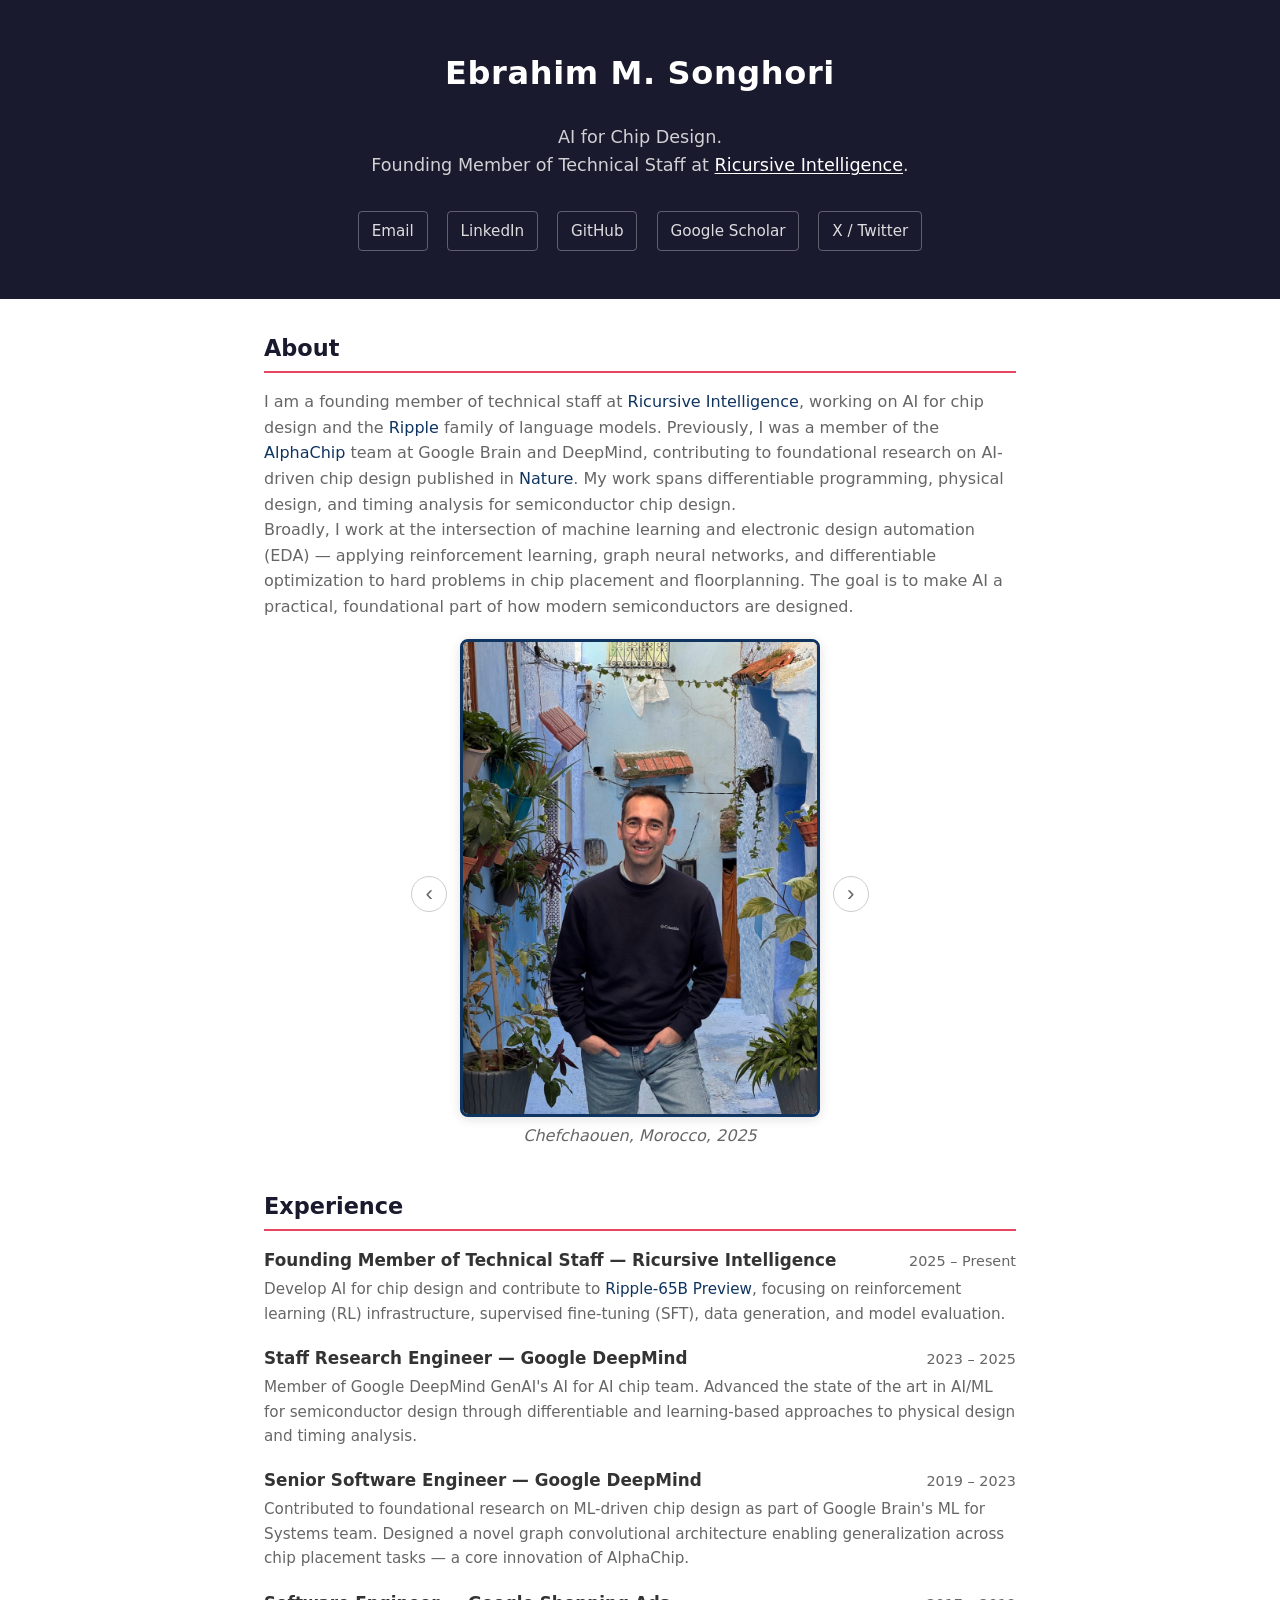
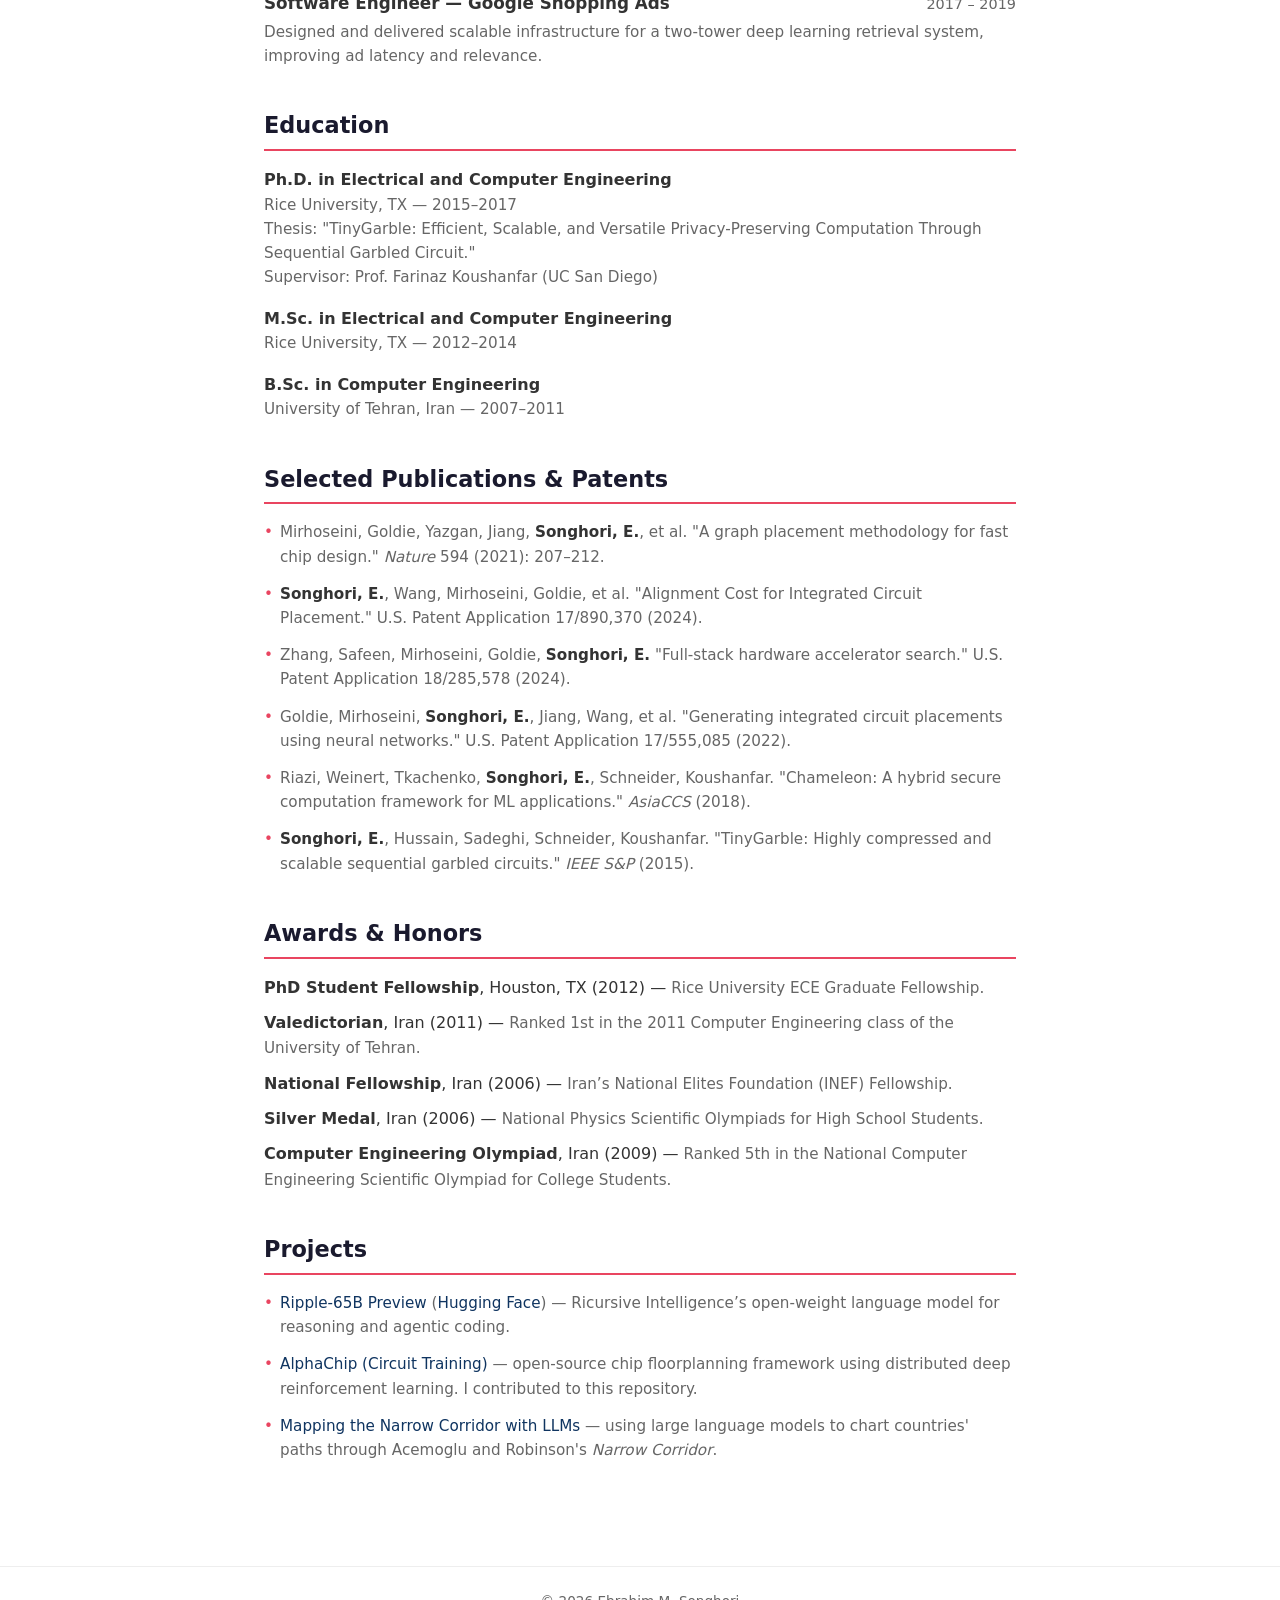
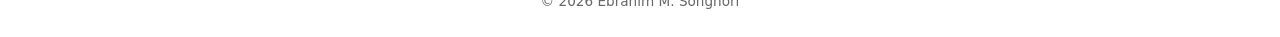
<file: index.html>
<!DOCTYPE html>
<html lang="en">
<head>
  <meta charset="UTF-8">
  <meta name="viewport" content="width=device-width, initial-scale=1.0">

  <!-- Google tag (gtag.js) -->
  <script async src="https://www.googletagmanager.com/gtag/js?id=G-TXR8WB0XKL"></script>
  <script>
    window.dataLayer = window.dataLayer || [];
    function gtag(){dataLayer.push(arguments);}
    gtag('js', new Date());
    gtag('config', 'G-TXR8WB0XKL');
  </script>

  <title>Ebrahim M. Songhori | Ripple-65B &amp; AI for Chip Design</title>
  <meta name="description" content="Ebrahim Songhori works on Ripple-65B and AI for chip design at Ricursive Intelligence, focusing on RL infrastructure, SFT, data generation, and model evaluation.">
  <meta name="keywords" content="Ebrahim Songhori, Ripple-65B Preview, Ripple, large language models, RL infrastructure, supervised fine-tuning, data generation, model evaluation, AI for chip design, AlphaChip, chip placement, graph placement, machine learning for EDA, semiconductor design, Ricursive Intelligence, Google DeepMind">
  <meta name="author" content="Ebrahim M. Songhori">
  <meta name="google-site-verification" content="yq1AbpjYO4RHW3qVXdiLMc_SH7v51dp_nrM5QMj1qLs" />
  <link rel="canonical" href="https://esonghori.com/">
  <link rel="icon" href="favicon.svg" type="image/svg+xml">
  <link rel="apple-touch-icon" href="apple-touch-icon.png">

  <!-- Open Graph -->
  <meta property="og:type" content="profile">
  <meta property="og:title" content="Ebrahim M. Songhori | Ripple-65B &amp; AI for Chip Design">
  <meta property="og:description" content="Ebrahim Songhori works on Ripple-65B and AI for chip design at Ricursive Intelligence, focusing on RL infrastructure, SFT, data generation, and model evaluation.">
  <meta property="og:url" content="https://esonghori.com/">
  <meta property="og:image" content="https://esonghori.com/photos/og-image.jpg">
  <meta property="og:image:width" content="1200">
  <meta property="og:image:height" content="630">
  <meta property="profile:first_name" content="Ebrahim">
  <meta property="profile:last_name" content="Songhori">

  <!-- Twitter Card -->
  <meta name="twitter:card" content="summary_large_image">
  <meta name="twitter:title" content="Ebrahim M. Songhori | Ripple-65B &amp; AI for Chip Design">
  <meta name="twitter:site" content="@esonghori2">
  <meta name="twitter:description" content="Ebrahim Songhori works on Ripple-65B and AI for chip design at Ricursive Intelligence, focusing on RL infrastructure, SFT, data generation, and model evaluation.">
  <meta name="twitter:image" content="https://esonghori.com/photos/og-image.jpg">

  <!-- Structured Data -->
  <script type="application/ld+json">
  {
    "@context": "https://schema.org",
    "@type": "ProfilePage",
    "dateModified": "2026-11-08T22:28:12-08:00",
    "mainEntity": {
    "@type": "Person",
    "name": "Ebrahim M. Songhori",
    "alternateName": "Ebrahim Songhori",
    "description": "Founding member of technical staff at Ricursive Intelligence, contributing to Ripple-65B Preview through reinforcement learning infrastructure, supervised fine-tuning, data generation, and model evaluation, alongside AI for chip design.",
    "url": "https://esonghori.com/",
    "image": "https://esonghori.com/photos/og-image.jpg",
    "jobTitle": "Founding Member of Technical Staff",
    "worksFor": {
      "@type": "Organization",
      "name": "Ricursive Intelligence",
      "url": "https://ricursive.com"
    },
    "alumniOf": [
      {
        "@type": "CollegeOrUniversity",
        "name": "Rice University"
      },
      {
        "@type": "CollegeOrUniversity",
        "name": "University of Tehran"
      }
    ],
    "knowsAbout": ["Ripple", "Ripple-65B Preview", "Large Language Models", "Reinforcement Learning Infrastructure", "Supervised Fine-Tuning", "Data Generation", "Model Evaluation", "AI for Chip Design", "Chip for AI", "Chip for LLM", "AI for AI Chip", "AI Infrastructure", "LLM Infrastructure", "LLM Systems", "AI Systems", "AlphaChip", "Graph Placement", "Chip Placement", "Chip Floorplanning", "Physical Design", "Timing Analysis", "Electronic Design Automation", "Semiconductor Design", "Hardware Accelerator Search", "Differentiable Programming", "Machine Learning", "Deep Learning", "Reinforcement Learning", "Graph Neural Networks", "Graph Convolutional Networks", "Two-Tower Retrieval", "Recommendation Systems", "ML for Systems", "Privacy-Preserving Computation", "Secure Computation", "Secure Multiparty Computation", "Garbled Circuits", "Secure Machine Learning"],
    "sameAs": [
      "https://www.linkedin.com/in/esonghori/",
      "https://github.com/esonghori",
      "https://scholar.google.com/citations?user=45dAUpoAAAAJ",
      "https://x.com/esonghori2"
    ]
    }
  }
  </script>

  <link rel="stylesheet" href="style.css">
</head>
<body>

<header>
  <div class="container">
    <h1>Ebrahim M. Songhori</h1>
    <p class="tagline">
      AI for Chip Design.<br/>
      Founding Member of Technical Staff at <a href="https://ricursive.com">Ricursive Intelligence</a>.
    </p>
    <div class="links">
      <a href="#" onclick="this.href='mailto:'+['e.songhori','gmail.com'].join('@')">Email</a>
      <a href="https://www.linkedin.com/in/esonghori/">LinkedIn</a>
      <a href="https://github.com/esonghori">GitHub</a>
      <a href="https://scholar.google.com/citations?user=45dAUpoAAAAJ">Google Scholar</a>
      <a href="https://x.com/esonghori2">X / Twitter</a>
    </div>
  </div>
</header>

<main>

  <section class="about">
    <h2>About</h2>
    <p>
      I am a founding member of technical staff at
      <a href="https://ricursive.com">Ricursive Intelligence</a>, working on
      AI for chip design and the <a href="https://www.ricursive.com/ripple">Ripple</a>
      family of language models. Previously, I was a member of the
      <a href="https://deepmind.google/discover/blog/how-alphachip-transformed-computer-chip-design/">AlphaChip</a>
      team at Google Brain and DeepMind, contributing to foundational research on AI-driven
      chip design published in
      <a href="https://www.nature.com/articles/s41586-021-03544-w">Nature</a>.
      My work spans differentiable programming, physical design, and timing analysis
      for semiconductor chip design.
    </p>
    <p>
      Broadly, I work at the intersection of machine learning and electronic design
      automation (EDA) &mdash; applying reinforcement learning, graph neural networks,
      and differentiable optimization to hard problems in chip placement and
      floorplanning. The goal is to make AI a practical, foundational part of how
      modern semiconductors are designed.
    </p>
    <div class="photo-gallery">
      <button class="photo-nav photo-prev" aria-label="Previous photo">&lsaquo;</button>
      <div class="photo-frame">
        <img src="" alt="Ebrahim M. Songhori" class="profile-photo">
        <p class="photo-caption"></p>
      </div>
      <button class="photo-nav photo-next" aria-label="Next photo">&rsaquo;</button>
    </div>
  </section>

  <section>
    <h2>Experience</h2>

    <div class="job">
      <div class="job-header">
        <span class="job-title">Founding Member of Technical Staff &mdash; Ricursive Intelligence</span>
        <span class="job-date">2025 &ndash; Present</span>
      </div>
      <p>
        Develop AI for chip design and contribute to
        <a href="https://www.ricursive.com/ripple">Ripple-65B Preview</a>, focusing on
        reinforcement learning (RL) infrastructure, supervised fine-tuning (SFT),
        data generation, and model evaluation.
      </p>
    </div>

    <div class="job">
      <div class="job-header">
        <span class="job-title">Staff Research Engineer &mdash; Google DeepMind</span>
        <span class="job-date">2023 &ndash; 2025</span>
      </div>
      <p>
        Member of Google DeepMind GenAI's AI for AI chip team. Advanced the state of the art
        in AI/ML for semiconductor design through differentiable and learning-based approaches
        to physical design and timing analysis.
      </p>
    </div>

    <div class="job">
      <div class="job-header">
        <span class="job-title">Senior Software Engineer &mdash; Google DeepMind</span>
        <span class="job-date">2019 &ndash; 2023</span>
      </div>
      <p>
        Contributed to foundational research on ML-driven chip design as part of Google Brain's
        ML for Systems team. Designed a novel graph convolutional architecture enabling
        generalization across chip placement tasks &mdash; a core innovation of AlphaChip.
      </p>
    </div>

    <div class="job">
      <div class="job-header">
        <span class="job-title">Software Engineer &mdash; Google Shopping Ads</span>
        <span class="job-date">2017 &ndash; 2019</span>
      </div>
      <p>
        Designed and delivered scalable infrastructure for a two-tower deep learning retrieval
        system, improving ad latency and relevance.
      </p>
    </div>
  </section>

  <section>
    <h2>Education</h2>

    <div class="edu-item">
      <div class="degree">Ph.D. in Electrical and Computer Engineering</div>
      <div class="school">Rice University, TX &mdash; 2015&ndash;2017</div>
      <div class="school">
        Thesis: "TinyGarble: Efficient, Scalable, and Versatile Privacy-Preserving
        Computation Through Sequential Garbled Circuit."
        <br>Supervisor: Prof. Farinaz Koushanfar (UC San Diego)
      </div>
    </div>

    <div class="edu-item">
      <div class="degree">M.Sc. in Electrical and Computer Engineering</div>
      <div class="school">Rice University, TX &mdash; 2012&ndash;2014</div>
    </div>

    <div class="edu-item">
      <div class="degree">B.Sc. in Computer Engineering</div>
      <div class="school">University of Tehran, Iran &mdash; 2007&ndash;2011</div>
    </div>
  </section>

  <section>
    <h2>Selected Publications &amp; Patents</h2>
    <ul class="pub-list">
      <li>
        Mirhoseini, Goldie, Yazgan, Jiang, <span class="me">Songhori, E.</span>, et al.
        "A graph placement methodology for fast chip design."
        <em>Nature</em> 594 (2021): 207&ndash;212.
      </li>
      <li>
        <span class="me">Songhori, E.</span>, Wang, Mirhoseini, Goldie, et al.
        "Alignment Cost for Integrated Circuit Placement."
        U.S. Patent Application 17/890,370 (2024).
      </li>
      <li>
        Zhang, Safeen, Mirhoseini, Goldie, <span class="me">Songhori, E.</span>
        "Full-stack hardware accelerator search."
        U.S. Patent Application 18/285,578 (2024).
      </li>
      <li>
        Goldie, Mirhoseini, <span class="me">Songhori, E.</span>, Jiang, Wang, et al.
        "Generating integrated circuit placements using neural networks."
        U.S. Patent Application 17/555,085 (2022).
      </li>
      <li>
        Riazi, Weinert, Tkachenko, <span class="me">Songhori, E.</span>, Schneider, Koushanfar.
        "Chameleon: A hybrid secure computation framework for ML applications."
        <em>AsiaCCS</em> (2018).
      </li>
      <li>
        <span class="me">Songhori, E.</span>, Hussain, Sadeghi, Schneider, Koushanfar.
        "TinyGarble: Highly compressed and scalable sequential garbled circuits."
        <em>IEEE S&amp;P</em> (2015).
      </li>
    </ul>
  </section>

  <section>
    <h2>Awards &amp; Honors</h2>
    <div class="award">
      <strong>PhD Student Fellowship</strong>, Houston, TX (2012) &mdash;
      <span>Rice University ECE Graduate Fellowship.</span>
    </div>
    <div class="award">
      <strong>Valedictorian</strong>, Iran (2011) &mdash;
      <span>Ranked 1st in the 2011 Computer Engineering class of the University of Tehran.</span>
    </div>
    <div class="award">
      <strong>National Fellowship</strong>, Iran (2006) &mdash;
      <span>Iran&rsquo;s National Elites Foundation (INEF) Fellowship.</span>
    </div>
    <div class="award">
      <strong>Silver Medal</strong>, Iran (2006) &mdash;
      <span>National Physics Scientific Olympiads for High School Students.</span>
    </div>
    <div class="award">
      <strong>Computer Engineering Olympiad</strong>, Iran (2009) &mdash;
      <span>Ranked 5th in the National Computer Engineering Scientific Olympiad for College Students.</span>
    </div>
  </section>

  <section>
    <h2>Projects</h2>
    <ul class="pub-list">
      <li>
        <a href="https://www.ricursive.com/ripple">Ripple-65B Preview</a>
        (<a href="https://huggingface.co/ricursiveAI/Ripple-65B-Preview">Hugging Face</a>)
        &mdash; Ricursive Intelligence&rsquo;s open-weight language model for reasoning
        and agentic coding.
      </li>
      <li>
        <a href="https://github.com/google-research/circuit_training">AlphaChip (Circuit Training)</a>
        &mdash; open-source chip floorplanning framework using distributed deep
        reinforcement learning. I contributed to this repository.
      </li>
      <li>
        <a href="/narrow-corridor-llm/">Mapping the Narrow Corridor with LLMs</a>
        &mdash; using large language models to chart countries' paths through
        Acemoglu and Robinson's <em>Narrow Corridor</em>.
      </li>
    </ul>
  </section>

</main>

<footer>
  &copy; 2026 Ebrahim M. Songhori
</footer>

<script>
(async function() {
  const res = await fetch('photos/photos.json');
  const photos = await res.json();
  if (!photos.length) return;
  let idx = 0;
  const img = document.querySelector('.profile-photo');
  const caption = document.querySelector('.photo-caption');
  const prev = document.querySelector('.photo-prev');
  const next = document.querySelector('.photo-next');
  const gallery = document.querySelector('.photo-gallery');

  function show(i) {
    idx = (i + photos.length) % photos.length;
    img.src = 'photos/' + photos[idx].file;
    img.alt = 'Ebrahim M. Songhori — ' + photos[idx].caption;
    caption.textContent = photos[idx].caption;
    gallery.classList.toggle('single', photos.length <= 1);
  }

  prev.addEventListener('click', () => show(idx - 1));
  next.addEventListener('click', () => show(idx + 1));
  show(0);
})();
</script>
</body>
</html>
</file>
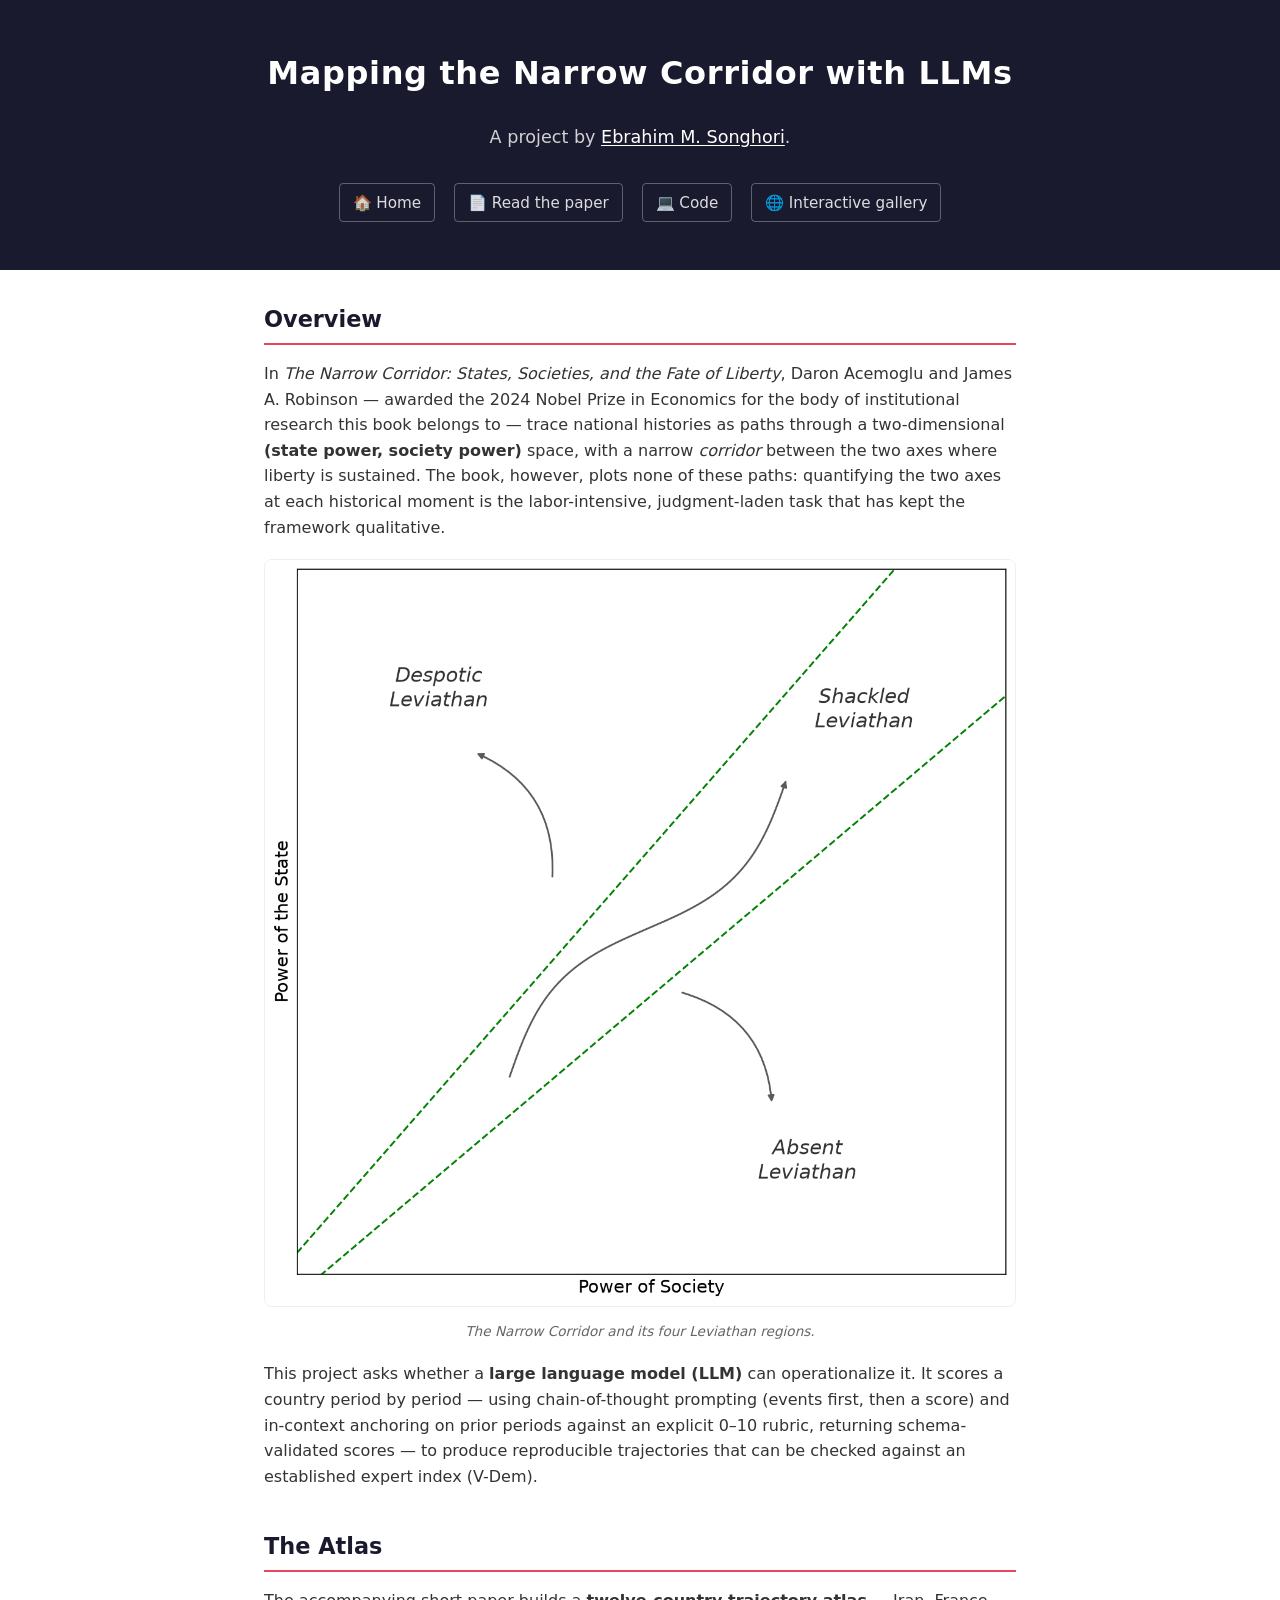
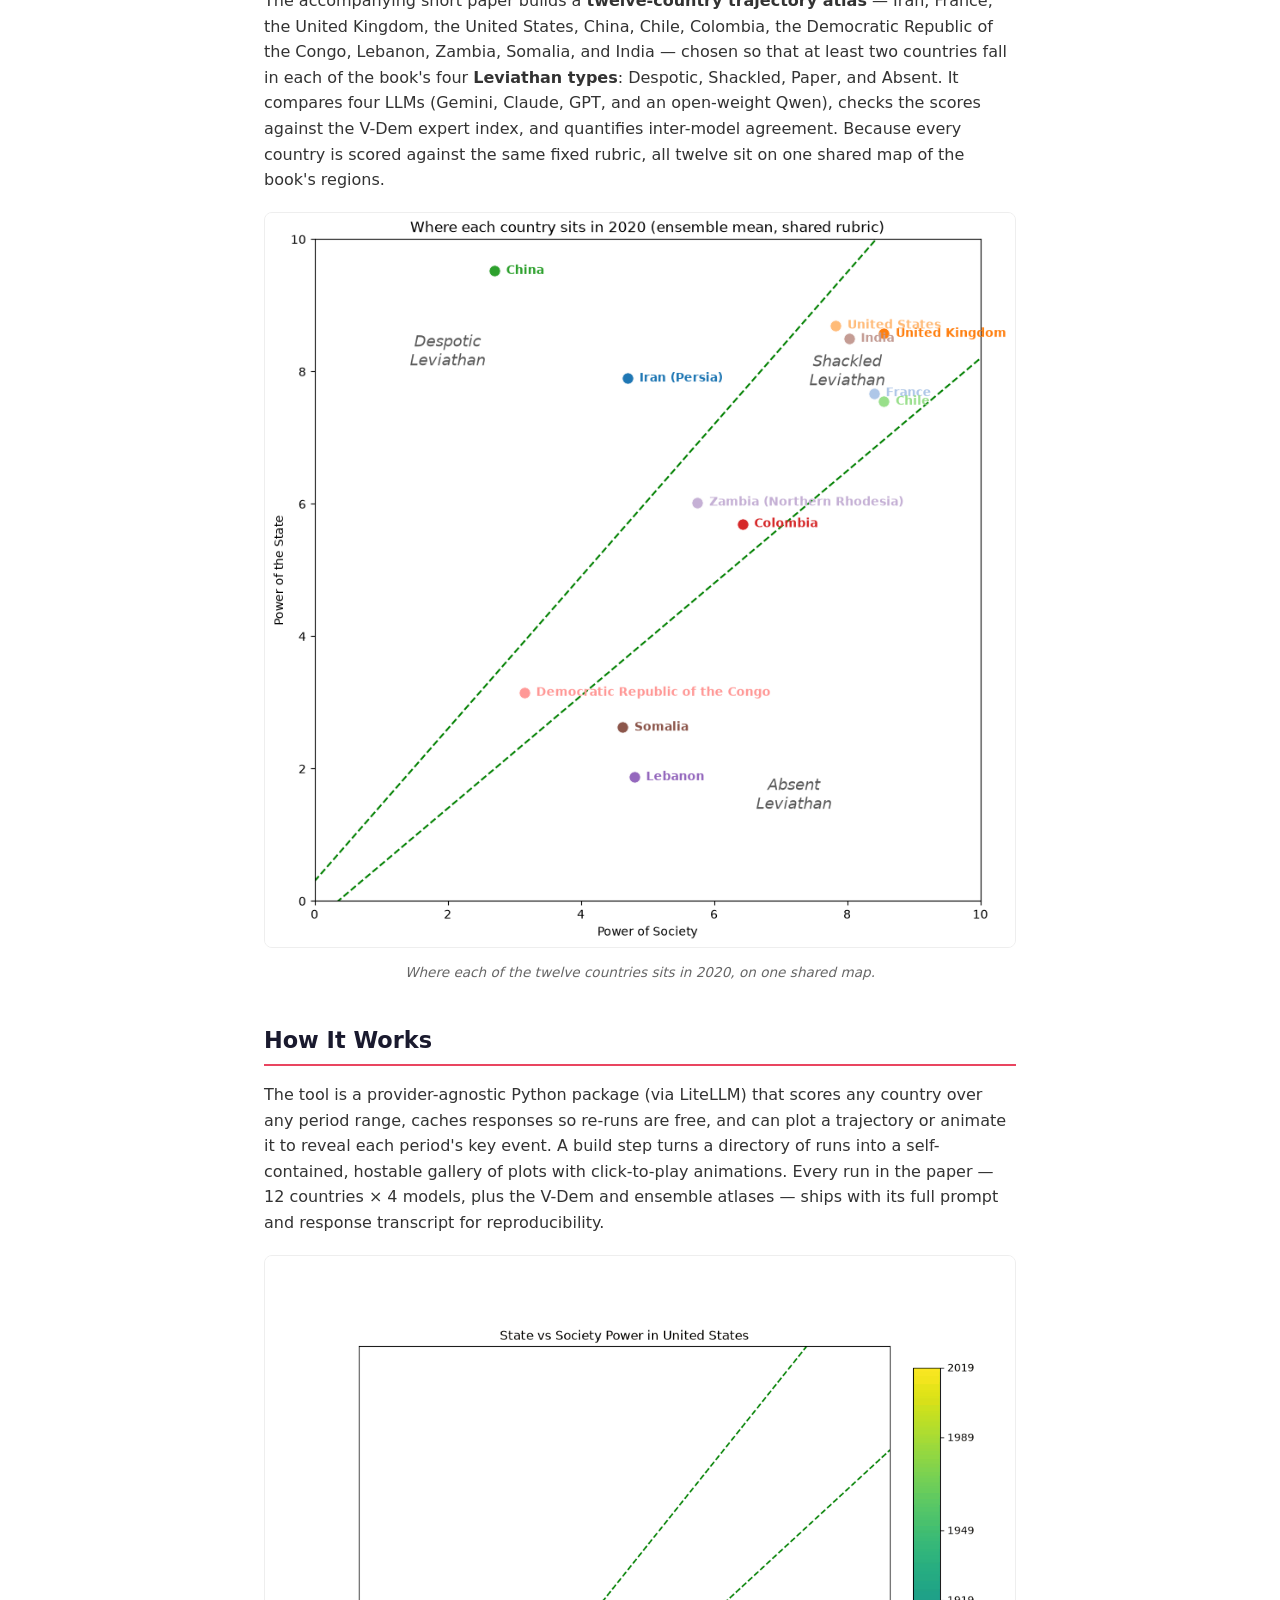
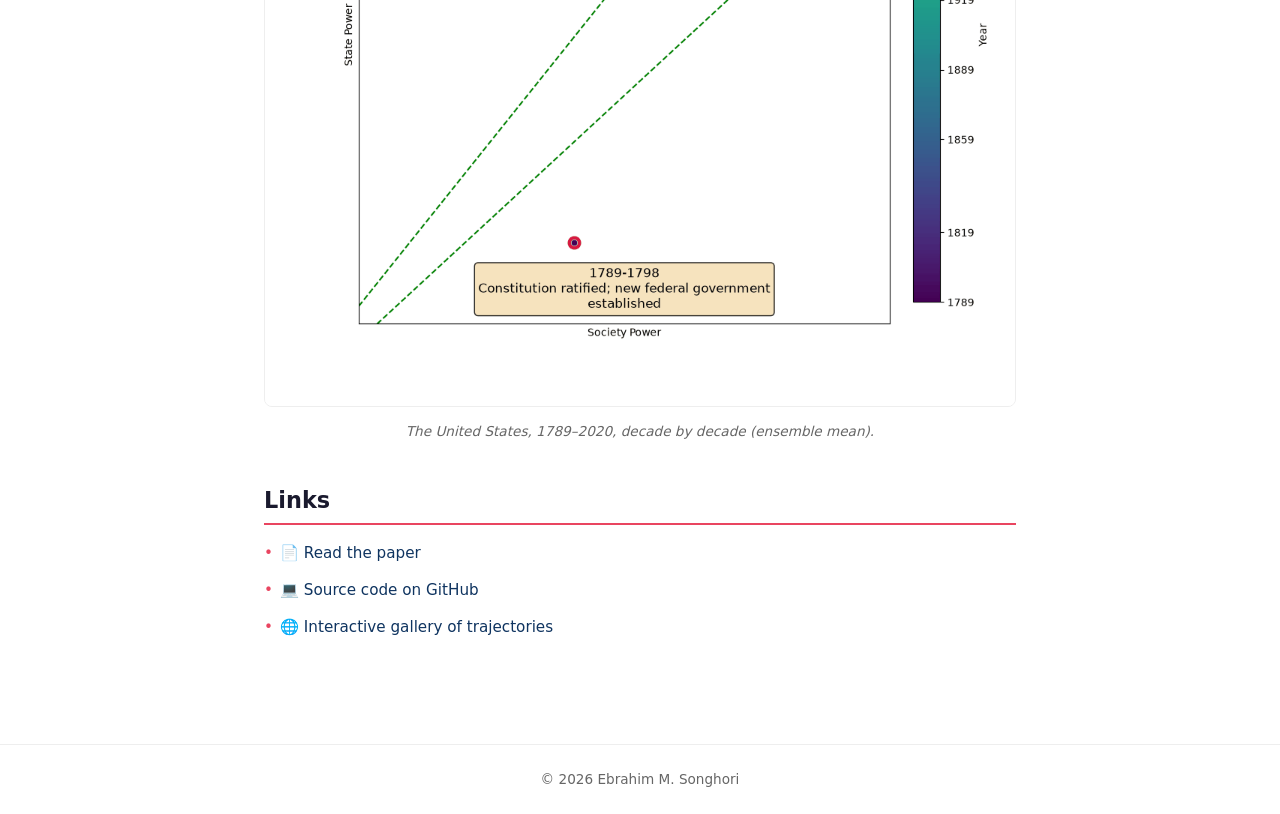
<file: narrow-corridor-llm/index.html>
<!DOCTYPE html>
<html lang="en">
<head>
  <meta charset="UTF-8">
  <meta name="viewport" content="width=device-width, initial-scale=1.0">

  <!-- Google tag (gtag.js) -->
  <script async src="https://www.googletagmanager.com/gtag/js?id=G-TXR8WB0XKL"></script>
  <script>
    window.dataLayer = window.dataLayer || [];
    function gtag(){dataLayer.push(arguments);}
    gtag('js', new Date());
    gtag('config', 'G-TXR8WB0XKL');
  </script>

  <title>Mapping the Narrow Corridor with LLMs | Ebrahim M. Songhori</title>
  <meta name="description" content="A project by Ebrahim Songhori using large language models to operationalize Acemoglu and Robinson's Narrow Corridor — scoring state power vs. society power to build a reproducible 12-country trajectory atlas, checked against V-Dem.">
  <meta name="keywords" content="Narrow Corridor, Acemoglu Robinson, large language models, LLM, political science, state capacity, V-Dem, Ebrahim Songhori, AI for social science">
  <meta name="author" content="Ebrahim M. Songhori">
  <link rel="canonical" href="https://esonghori.com/narrow-corridor-llm/">
  <link rel="icon" href="../favicon.svg" type="image/svg+xml">
  <link rel="apple-touch-icon" href="../apple-touch-icon.png">

  <!-- Open Graph -->
  <meta property="og:type" content="article">
  <meta property="og:title" content="Mapping the Narrow Corridor with Large Language Models">
  <meta property="og:description" content="Using LLMs to operationalize Acemoglu and Robinson's Narrow Corridor into a reproducible 12-country trajectory atlas, checked against V-Dem.">
  <meta property="og:url" content="https://esonghori.com/narrow-corridor-llm/">
  <meta property="og:image" content="https://esonghori.com/photos/og-image.jpg">

  <!-- Twitter Card -->
  <meta name="twitter:card" content="summary_large_image">
  <meta name="twitter:title" content="Mapping the Narrow Corridor with Large Language Models">
  <meta name="twitter:site" content="@esonghori2">
  <meta name="twitter:description" content="Using LLMs to operationalize Acemoglu and Robinson's Narrow Corridor into a reproducible 12-country trajectory atlas.">
  <meta name="twitter:image" content="https://esonghori.com/photos/og-image.jpg">

  <!-- Structured Data -->
  <script type="application/ld+json">
  {
    "@context": "https://schema.org",
    "@type": "ScholarlyArticle",
    "headline": "Mapping the Narrow Corridor with Large Language Models",
    "author": {
      "@type": "Person",
      "name": "Ebrahim M. Songhori",
      "url": "https://esonghori.com/"
    },
    "datePublished": "2026-07-07",
    "mainEntityOfPage": "https://esonghori.com/narrow-corridor-llm/",
    "image": "https://esonghori.com/photos/og-image.jpg",
    "about": ["The Narrow Corridor", "Large Language Models", "Comparative Politics", "State Capacity"],
    "keywords": "Narrow Corridor, Acemoglu, Robinson, large language models, LLM, V-Dem, political science"
  }
  </script>

  <link rel="stylesheet" href="../style.css">
</head>
<body>

<header>
  <div class="container">
    <h1>Mapping the Narrow Corridor with LLMs</h1>
    <p class="tagline">
      A project by <a href="https://esonghori.com/">Ebrahim M. Songhori</a>.
    </p>
    <div class="links">
      <a href="https://esonghori.com/">🏠 Home</a>
      <a href="https://github.com/esonghori/narrow-corridor-llm/blob/main/paper/main.pdf">📄 Read the paper</a>
      <a href="https://github.com/esonghori/narrow-corridor-llm">💻 Code</a>
      <a href="/narrow-corridor-llm/gallery/">🌐 Interactive gallery</a>
    </div>
  </div>
</header>

<main>

  <section>
    <h2>Overview</h2>
    <p>
      In <em>The Narrow Corridor: States, Societies, and the Fate of Liberty</em>, Daron Acemoglu
      and James A. Robinson &mdash; awarded the 2024 Nobel Prize in Economics for the body of
      institutional research this book belongs to &mdash; trace national histories as paths through
      a two-dimensional <strong>(state power, society power)</strong> space, with a narrow
      <em>corridor</em> between the two axes where liberty is sustained. The book, however, plots
      none of these paths: quantifying the two axes at each historical moment is the
      labor-intensive, judgment-laden task that has kept the framework qualitative.
    </p>
    <figure class="fig">
      <img src="img/corridor-schematic.png" alt="The Narrow Corridor and its four Leviathan regions: Despotic, Shackled, Absent, and Paper" loading="lazy">
      <figcaption class="photo-caption">The Narrow Corridor and its four Leviathan regions.</figcaption>
    </figure>
    <p>
      This project asks whether a <strong>large language model (LLM)</strong> can operationalize it.
      It scores a country period by period &mdash; using chain-of-thought prompting (events first,
      then a score) and in-context anchoring on prior periods against an explicit 0&ndash;10 rubric,
      returning schema-validated scores &mdash; to produce reproducible trajectories that can be
      checked against an established expert index (V-Dem).
    </p>
  </section>

  <section>
    <h2>The Atlas</h2>
    <p>
      The accompanying short paper builds a <strong>twelve-country trajectory atlas</strong> &mdash;
      Iran, France, the United Kingdom, the United States, China, Chile, Colombia, the Democratic
      Republic of the Congo, Lebanon, Zambia, Somalia, and India &mdash; chosen so that at least two
      countries fall in each of the book's four <strong>Leviathan types</strong>: Despotic, Shackled,
      Paper, and Absent. It compares four LLMs (Gemini, Claude, GPT, and an open-weight Qwen),
      checks the scores against the V-Dem expert index, and quantifies inter-model agreement. Because
      every country is scored against the same fixed rubric, all twelve sit on one shared map of the
      book's regions.
    </p>
    <figure class="fig">
      <img src="img/all-countries__ensemble-mean.png" alt="Where each of the twelve countries sits in 2020 over the book's Leviathan regions" loading="lazy">
      <figcaption class="photo-caption">Where each of the twelve countries sits in 2020, on one shared map.</figcaption>
    </figure>
  </section>

  <section>
    <h2>How It Works</h2>
    <p>
      The tool is a provider-agnostic Python package (via LiteLLM) that scores any country over any
      period range, caches responses so re-runs are free, and can plot a trajectory or animate it to
      reveal each period's key event. A build step turns a directory of runs into a self-contained,
      hostable gallery of plots with click-to-play animations. Every run in the paper &mdash; 12
      countries &times; 4 models, plus the V-Dem and ensemble atlases &mdash; ships with its full
      prompt and response transcript for reproducibility.
    </p>
    <figure class="fig">
      <img src="gallery/assets/united-states__ensemble-mean.gif" alt="Animated trajectory of the United States through the Narrow Corridor, 1789 to 2020" loading="lazy">
      <figcaption class="photo-caption">The United States, 1789&ndash;2020, decade by decade (ensemble mean).</figcaption>
    </figure>
  </section>

  <section>
    <h2>Links</h2>
    <ul class="pub-list">
      <li>📄 <a href="https://github.com/esonghori/narrow-corridor-llm/blob/main/paper/main.pdf">Read the paper</a></li>
      <li>💻 <a href="https://github.com/esonghori/narrow-corridor-llm">Source code on GitHub</a></li>
      <li>🌐 <a href="/narrow-corridor-llm/gallery/">Interactive gallery of trajectories</a></li>
    </ul>
  </section>

</main>

<footer>
  &copy; 2026 Ebrahim M. Songhori
</footer>

</body>
</html>
</file>
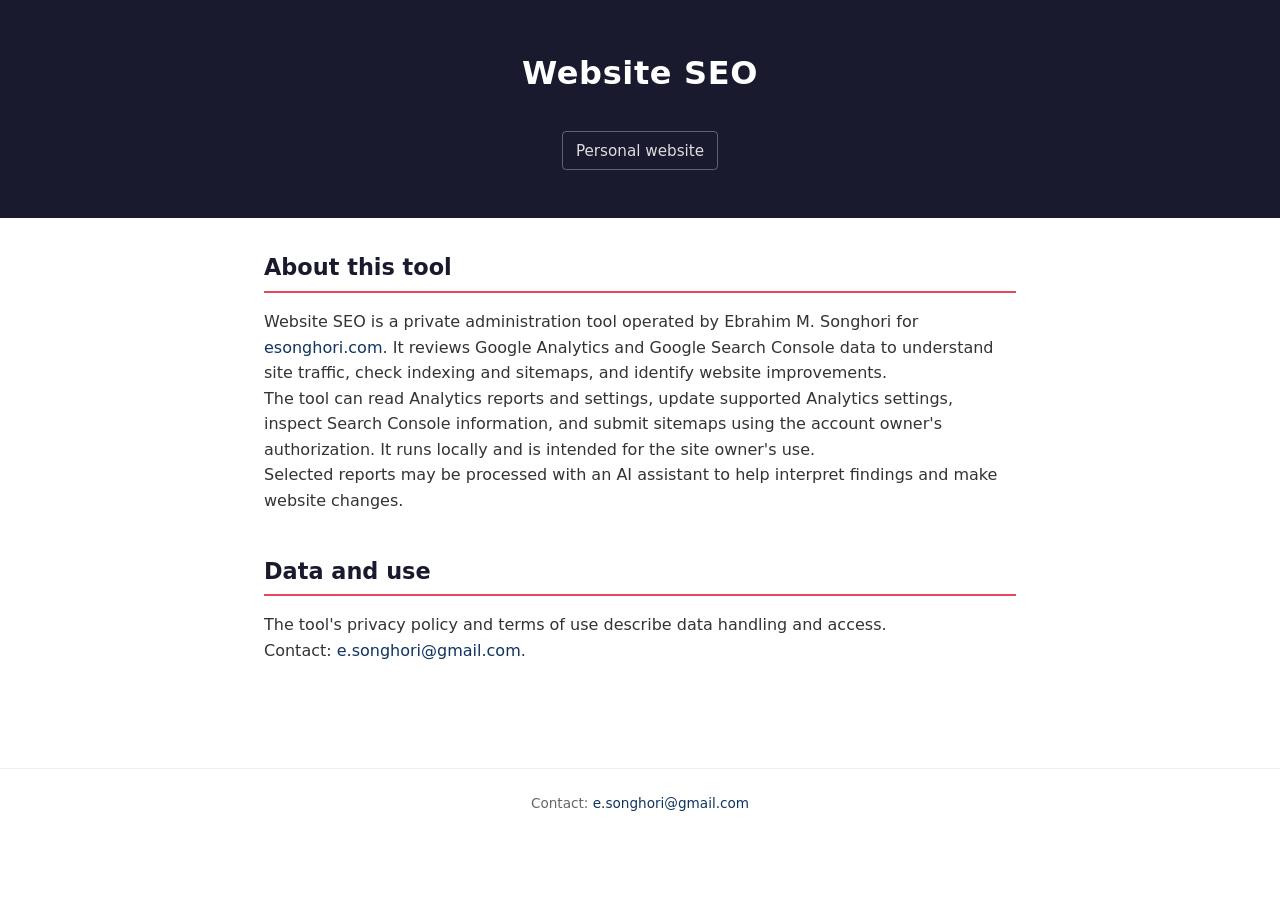
<file: website-seo/index.html>
<!DOCTYPE html>
<html lang="en">
<head>
  <meta charset="UTF-8">
  <meta name="viewport" content="width=device-width, initial-scale=1.0">
  <meta name="robots" content="noindex">
  <title>Website SEO | Ebrahim M. Songhori</title>
  <link rel="stylesheet" href="../style.css">
</head>
<body>
<header>
  <div class="container">
    <h1>Website SEO</h1>
    <div class="links">
      <a href="https://esonghori.com/">Personal website</a>
    </div>
  </div>
</header>
<main>

  <section>
    <h2>About this tool</h2>
    <p>Website SEO is a private administration tool operated by Ebrahim M. Songhori for <a href="https://esonghori.com/">esonghori.com</a>. It reviews Google Analytics and Google Search Console data to understand site traffic, check indexing and sitemaps, and identify website improvements.</p>
    <p>The tool can read Analytics reports and settings, update supported Analytics settings, inspect Search Console information, and submit sitemaps using the account owner's authorization. It runs locally and is intended for the site owner's use.</p>
    <p>Selected reports may be processed with an AI assistant to help interpret findings and make website changes.</p>
  </section>
  <section>
    <h2>Data and use</h2>
    <p>The tool's privacy policy and terms of use describe data handling and access.</p>
    <p>Contact: <a href="mailto:e.songhori@gmail.com">e.songhori@gmail.com</a>.</p>
  </section>
</main>
<footer>Contact: <a href="mailto:e.songhori@gmail.com">e.songhori@gmail.com</a></footer>
</body>
</html>
</file>
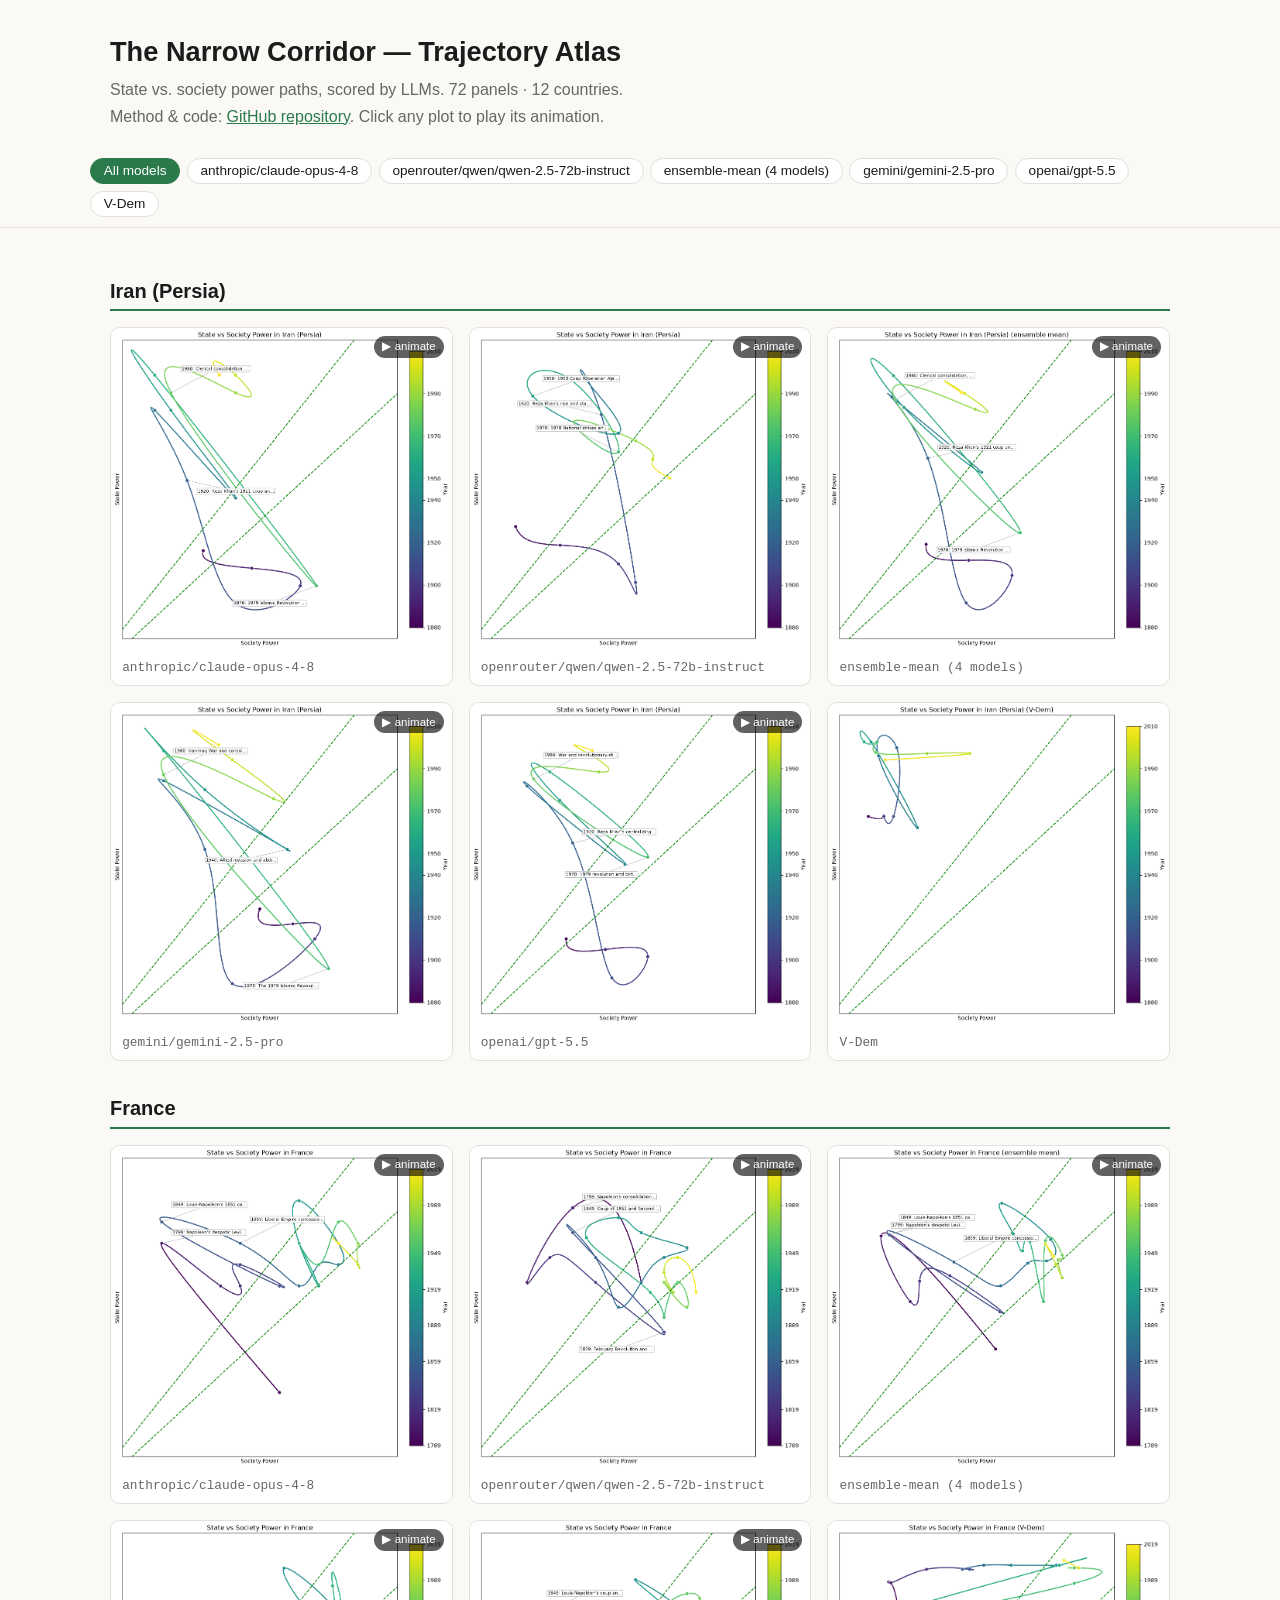
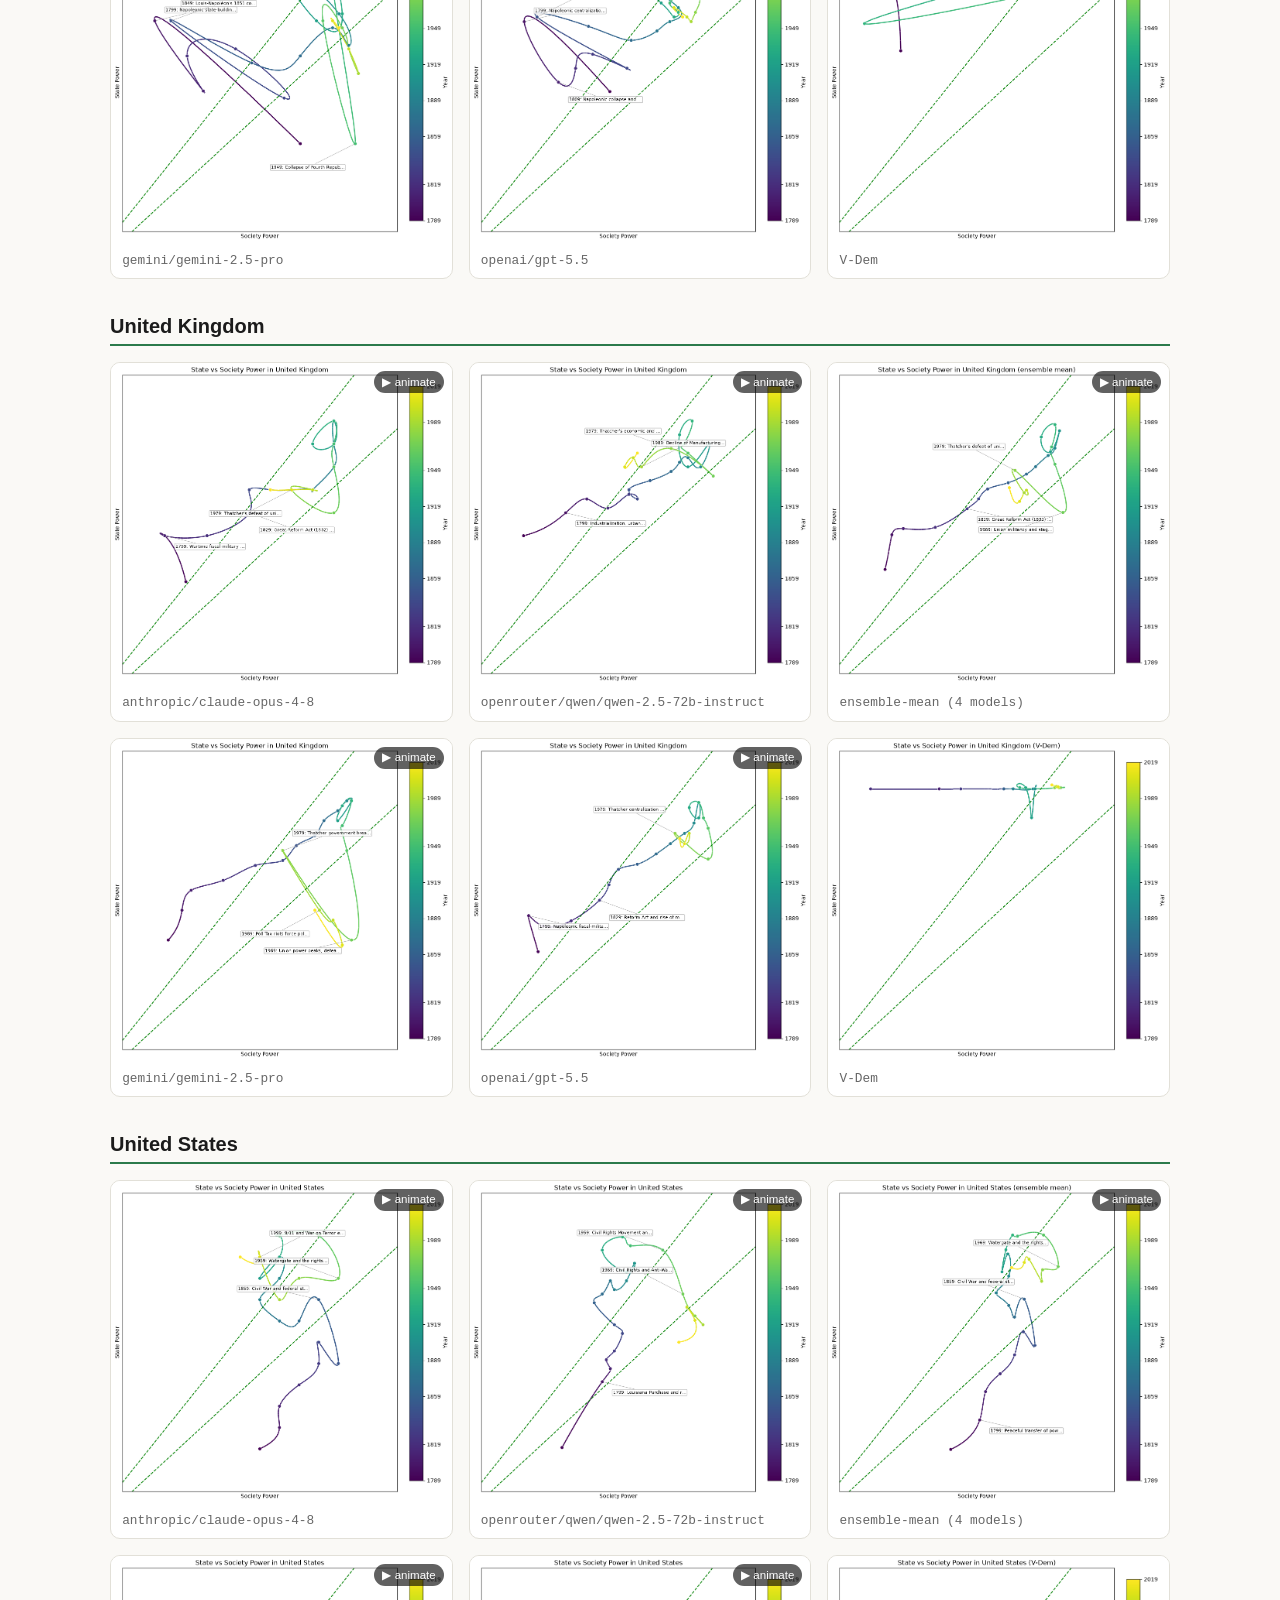
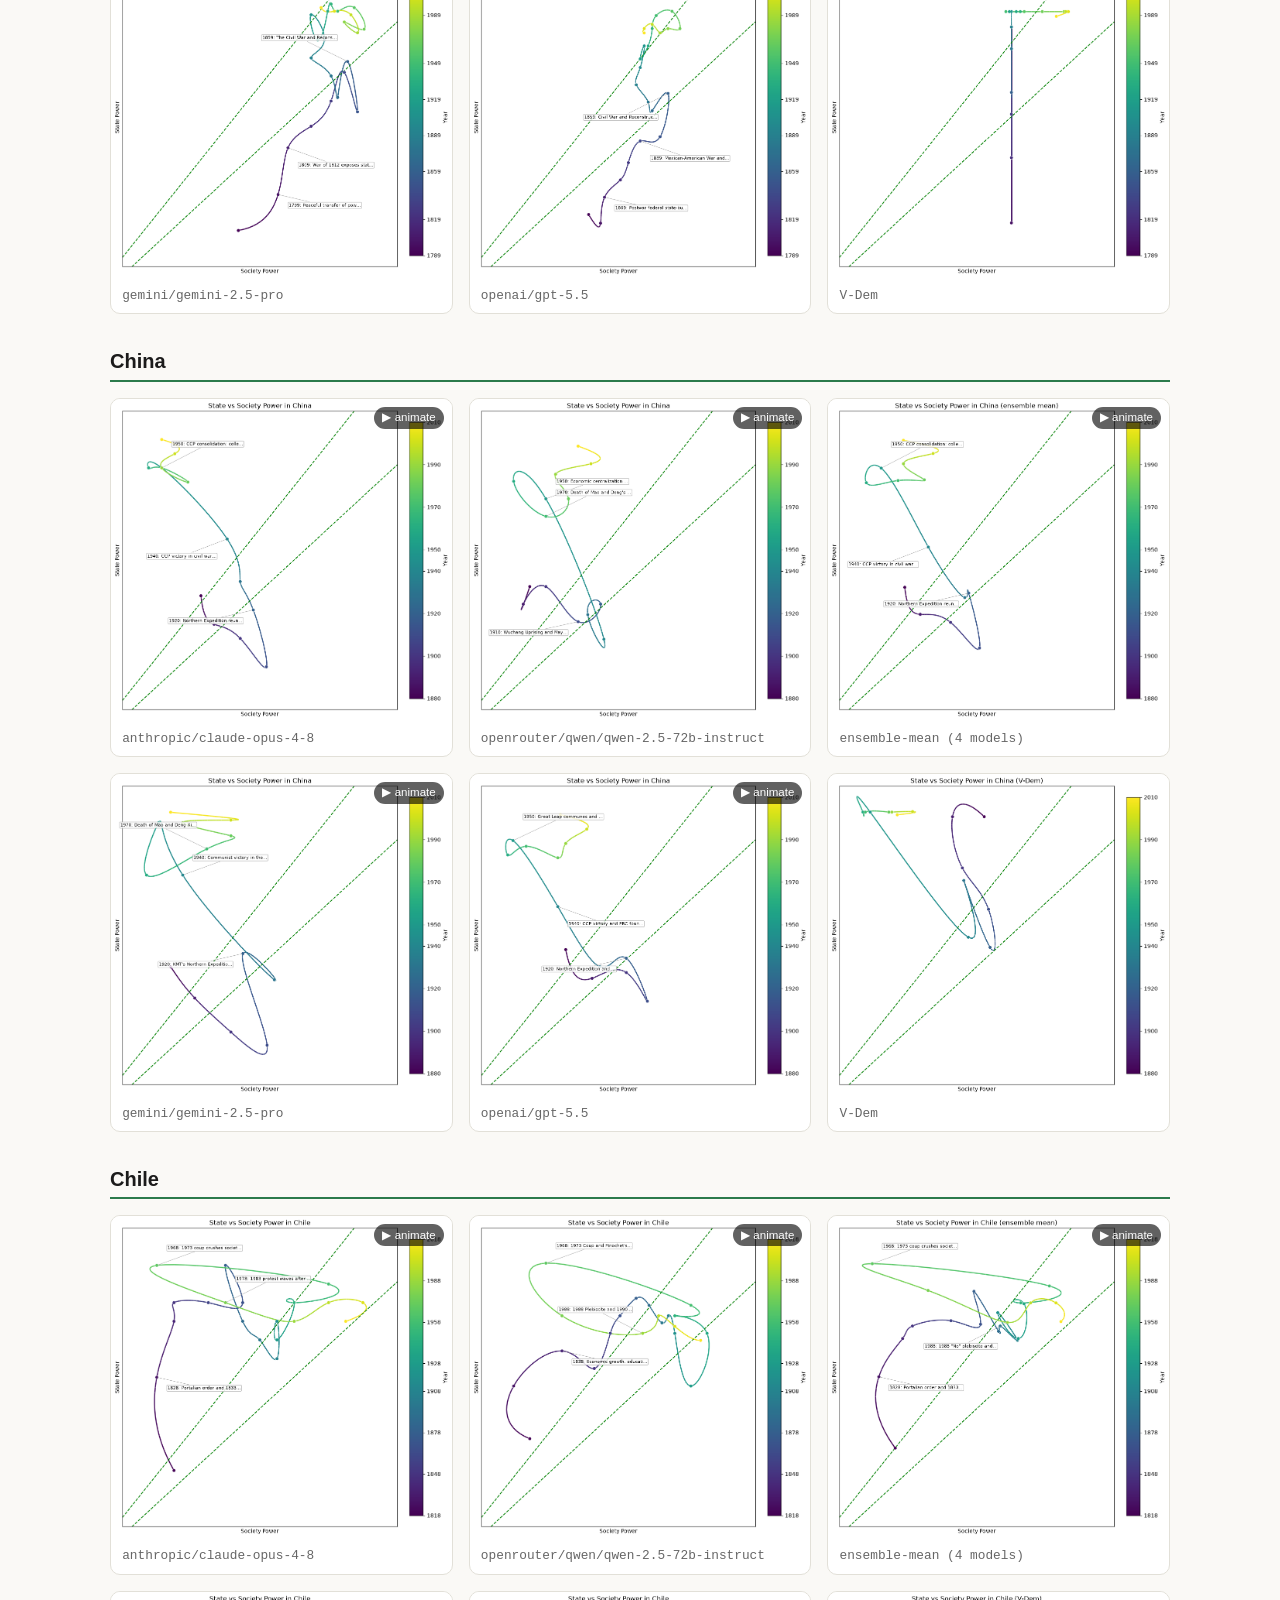
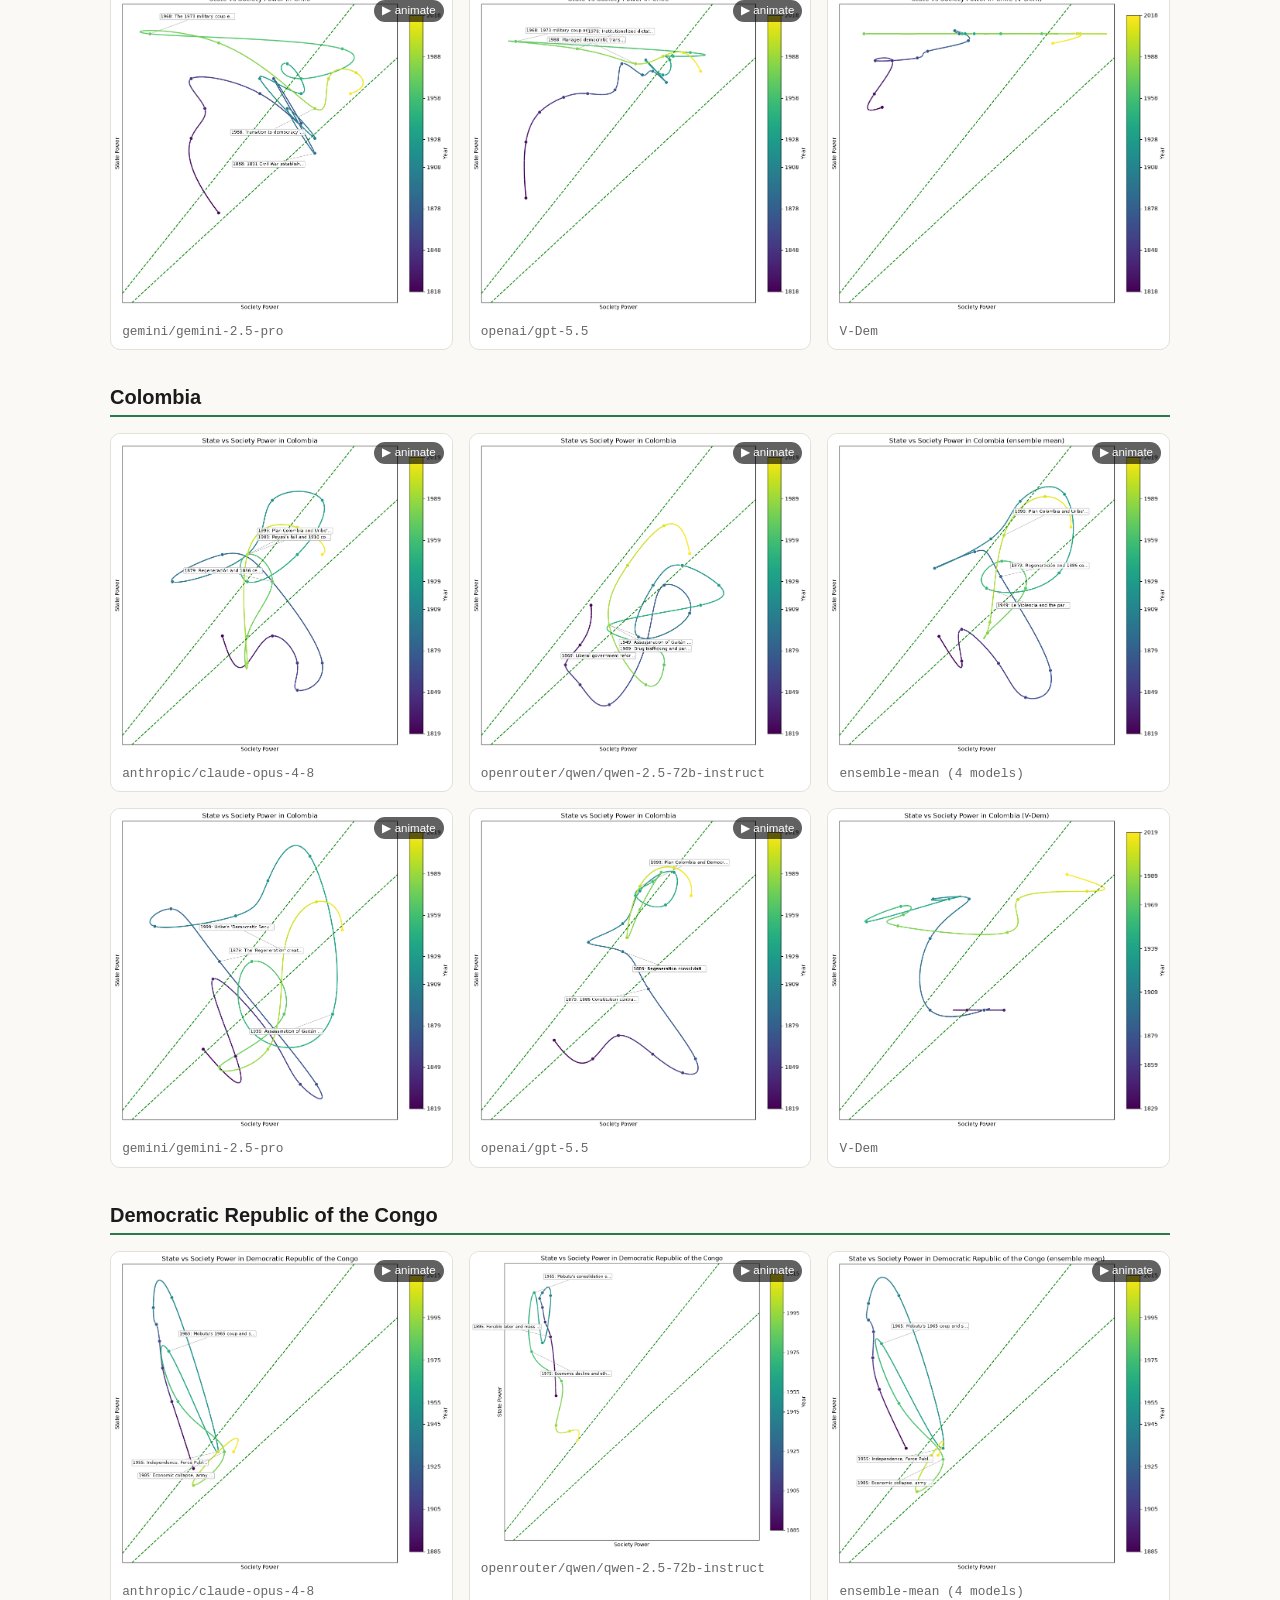
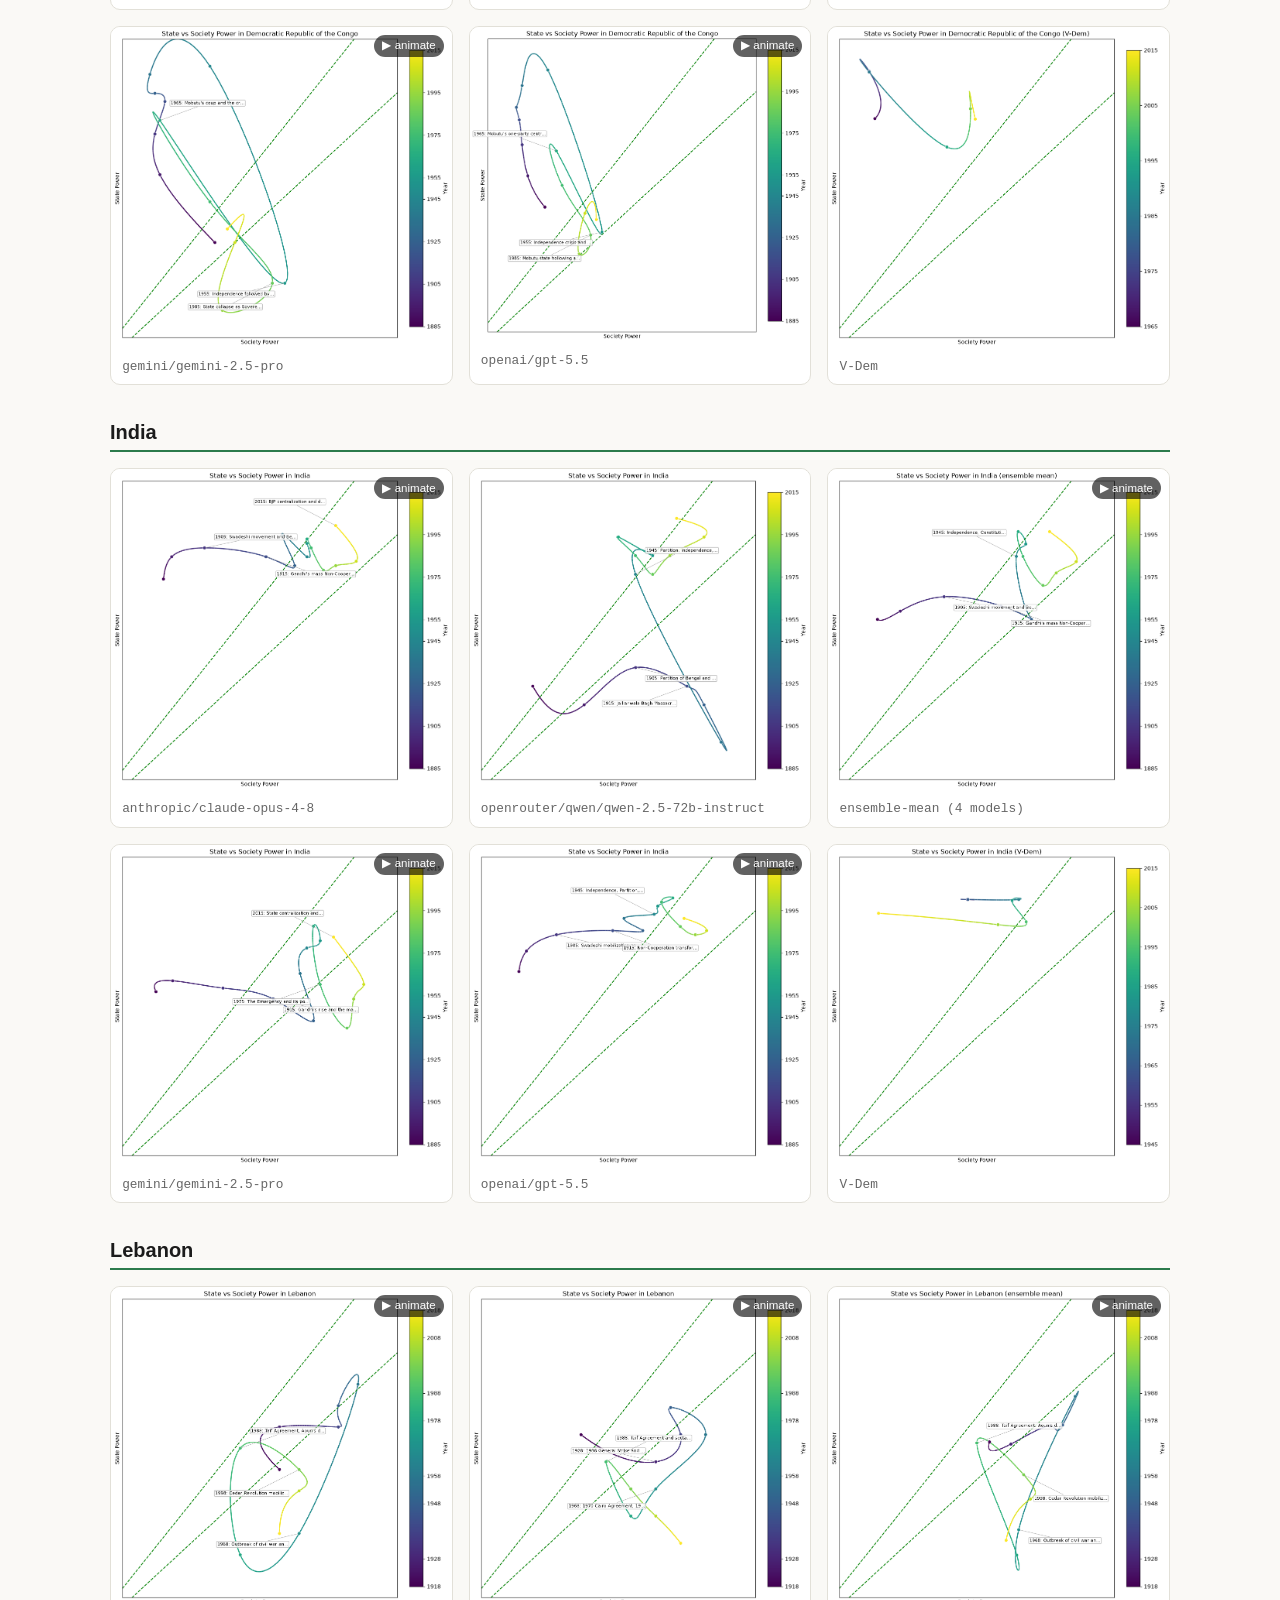
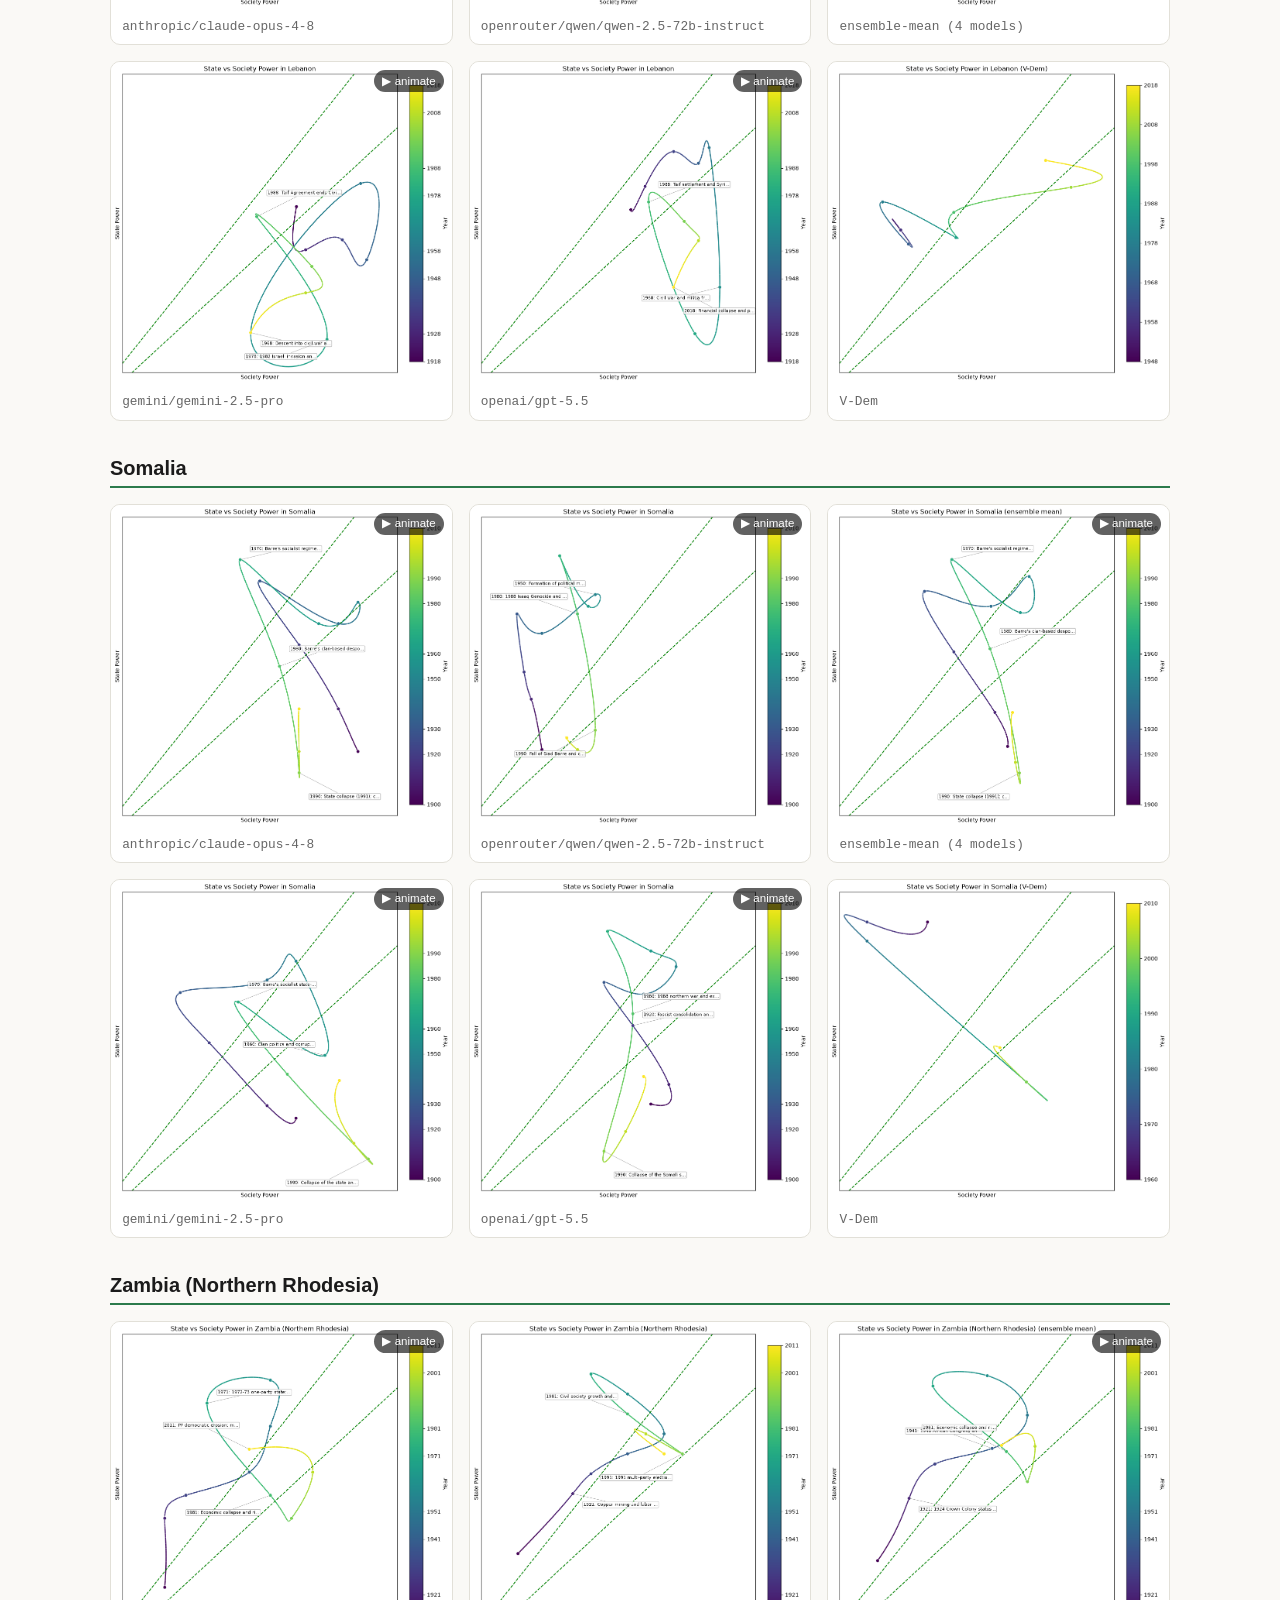
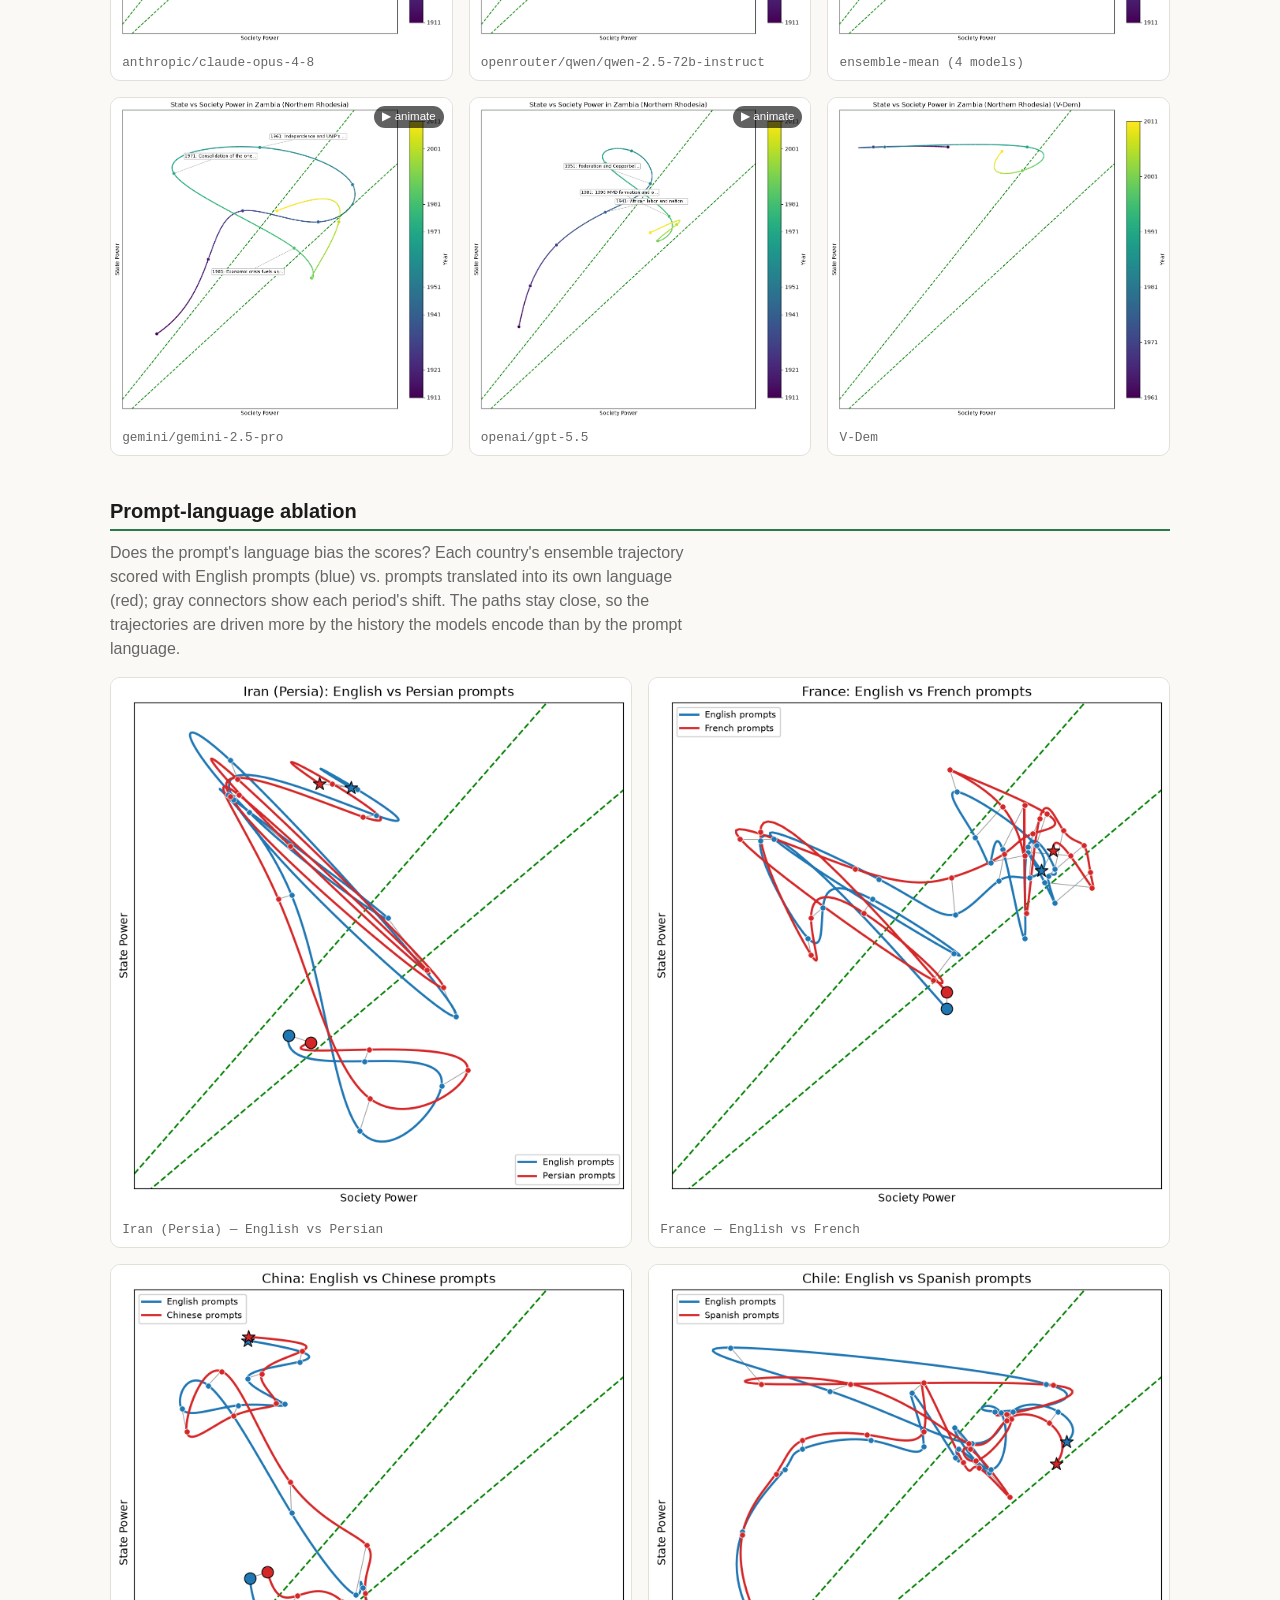
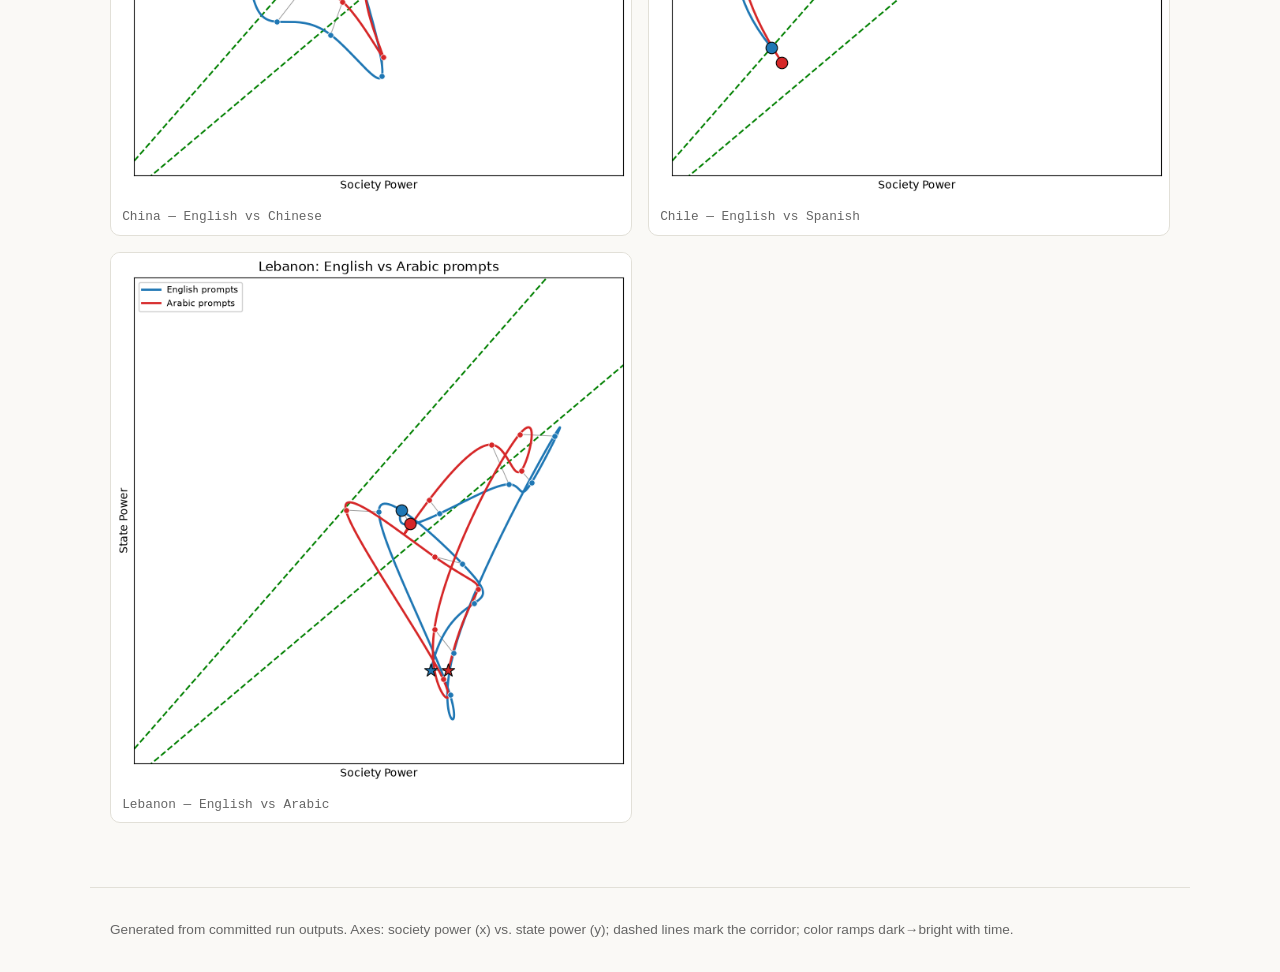
<file: narrow-corridor-llm/gallery/index.html>
<!doctype html>
<html lang="en">
<head>
<meta charset="utf-8">
<meta name="viewport" content="width=device-width, initial-scale=1">
<!-- Google tag (gtag.js) -->
<script async src="https://www.googletagmanager.com/gtag/js?id=G-TXR8WB0XKL"></script>
<script>
  window.dataLayer = window.dataLayer || [];
  function gtag(){dataLayer.push(arguments);}
  gtag('js', new Date());
  gtag('config', 'G-TXR8WB0XKL');
</script>
<title>Narrow Corridor — Trajectory Atlas</title>
<meta name="description" content="Interactive gallery of LLM-scored trajectories through Acemoglu and Robinson's Narrow Corridor — twelve countries mapped in state-power vs. society-power space across four large language models, checked against the V-Dem index.">
<meta name="author" content="Ebrahim M. Songhori">
<link rel="canonical" href="https://esonghori.com/narrow-corridor-llm/gallery/">
<meta property="og:type" content="website">
<meta property="og:title" content="The Narrow Corridor — Trajectory Atlas">
<meta property="og:description" content="Interactive gallery of LLM-scored country trajectories through the Narrow Corridor, checked against V-Dem.">
<meta property="og:url" content="https://esonghori.com/narrow-corridor-llm/gallery/">
<meta property="og:image" content="https://esonghori.com/narrow-corridor-llm/gallery/assets/united-states__ensemble-mean.png">
<meta name="twitter:card" content="summary_large_image">
<meta name="twitter:title" content="The Narrow Corridor — Trajectory Atlas">
<meta name="twitter:description" content="Interactive gallery of LLM-scored country trajectories through the Narrow Corridor.">
<meta name="twitter:image" content="https://esonghori.com/narrow-corridor-llm/gallery/assets/united-states__ensemble-mean.png">
<style>
  :root { --bg:#faf9f6; --fg:#1b1b1b; --muted:#666; --accent:#2b7a4b; --line:#e2e0d8; }
  * { box-sizing: border-box; }
  body { margin:0; font:16px/1.5 -apple-system,Segoe UI,Roboto,Helvetica,Arial,sans-serif;
          color:var(--fg); background:var(--bg); }
  header { padding:2rem 1.25rem 1rem; max-width:1100px; margin:0 auto; }
  h1 { margin:0 0 .3rem; font-size:1.7rem; }
  header p { margin:.2rem 0; color:var(--muted); }
  header a { color:var(--accent); }
  .controls { position:sticky; top:0; background:var(--bg); border-bottom:1px solid var(--line);
               padding:.6rem 1.25rem; z-index:5; }
  .controls .inner { max-width:1100px; margin:0 auto; display:flex; flex-wrap:wrap; gap:.4rem; align-items:center; }
  .filter { border:1px solid var(--line); background:#fff; color:var(--fg); border-radius:999px;
             padding:.3rem .8rem; cursor:pointer; font-size:.85rem; }
  .filter.active { background:var(--accent); color:#fff; border-color:var(--accent); }
  main { max-width:1100px; margin:0 auto; padding:1rem 1.25rem 4rem; }
  .country h2 { font-size:1.25rem; border-bottom:2px solid var(--accent); padding-bottom:.2rem; margin:2rem 0 1rem; }
  .grid { display:grid; grid-template-columns:repeat(auto-fill,minmax(260px,1fr)); gap:1rem; }
  .card { margin:0; border:1px solid var(--line); border-radius:10px; overflow:hidden; background:#fff; }
  .imgwrap { position:relative; cursor:pointer; }
  .card img { width:100%; display:block; }
  .badge { position:absolute; top:.5rem; right:.5rem; background:rgba(0,0,0,.62); color:#fff;
            font-size:.72rem; padding:.15rem .5rem; border-radius:999px; }
  .imgwrap.playing .badge { background:var(--accent); }
  figcaption { padding:.5rem .7rem; font-size:.8rem; color:var(--muted); font-family:ui-monospace,Menlo,monospace; }
  .empty { color:var(--muted); }
  .ablation { margin-top:2.5rem; }
  .ablation h2 { font-size:1.25rem; border-bottom:2px solid var(--accent); padding-bottom:.2rem; margin:2rem 0 .6rem; }
  .ablation p { color:var(--muted); max-width:65ch; margin:.2rem 0 1rem; }
  .abgrid { display:grid; grid-template-columns:repeat(auto-fill,minmax(360px,1fr)); gap:1rem; }
  .acard { margin:0; border:1px solid var(--line); border-radius:10px; overflow:hidden; background:#fff; }
  .acard img { width:100%; display:block; }
  .acard figcaption { padding:.5rem .7rem; font-size:.8rem; color:var(--muted); }
  footer { max-width:1100px; margin:0 auto; padding:2rem 1.25rem; color:var(--muted); font-size:.85rem; border-top:1px solid var(--line); }
</style>
</head>
<body>
<header>
  <h1>The Narrow Corridor — Trajectory Atlas</h1>
  <p>State vs. society power paths, scored by LLMs. 72 panels · 12 countries.</p>
  <p>Method &amp; code: <a href="https://github.com/esonghori/narrow-corridor-llm">GitHub repository</a>.
     Click any plot to play its animation.</p>
</header>
<div class="controls"><div class="inner">
  <button class="filter active" data-model="__all__">All models</button>
  <button class="filter" data-model="anthropic/claude-opus-4-8">anthropic/claude-opus-4-8</button><button class="filter" data-model="openrouter/qwen/qwen-2.5-72b-instruct">openrouter/qwen/qwen-2.5-72b-instruct</button><button class="filter" data-model="ensemble-mean (4 models)">ensemble-mean (4 models)</button><button class="filter" data-model="gemini/gemini-2.5-pro">gemini/gemini-2.5-pro</button><button class="filter" data-model="openai/gpt-5.5">openai/gpt-5.5</button><button class="filter" data-model="V-Dem">V-Dem</button>
</div></div>
<main>

<section class="country"><h2>Iran (Persia)</h2><div class="grid"><figure class="card" data-model="anthropic/claude-opus-4-8"><div class="imgwrap"><img loading="lazy" src="assets/iran-persia__anthropic-claude-opus-4-8.png" data-png="assets/iran-persia__anthropic-claude-opus-4-8.png" data-gif="assets/iran-persia__anthropic-claude-opus-4-8.gif" alt="Iran (Persia) — anthropic/claude-opus-4-8"><span class="badge">▶ animate</span></div><figcaption>anthropic/claude-opus-4-8</figcaption></figure><figure class="card" data-model="openrouter/qwen/qwen-2.5-72b-instruct"><div class="imgwrap"><img loading="lazy" src="assets/iran-persia__openrouter-qwen-qwen-2.5-72b-instruct.png" data-png="assets/iran-persia__openrouter-qwen-qwen-2.5-72b-instruct.png" data-gif="assets/iran-persia__openrouter-qwen-qwen-2.5-72b-instruct.gif" alt="Iran (Persia) — openrouter/qwen/qwen-2.5-72b-instruct"><span class="badge">▶ animate</span></div><figcaption>openrouter/qwen/qwen-2.5-72b-instruct</figcaption></figure><figure class="card" data-model="ensemble-mean (4 models)"><div class="imgwrap"><img loading="lazy" src="assets/iran-persia__ensemble-mean.png" data-png="assets/iran-persia__ensemble-mean.png" data-gif="assets/iran-persia__ensemble-mean.gif" alt="Iran (Persia) — ensemble-mean (4 models)"><span class="badge">▶ animate</span></div><figcaption>ensemble-mean (4 models)</figcaption></figure><figure class="card" data-model="gemini/gemini-2.5-pro"><div class="imgwrap"><img loading="lazy" src="assets/iran-persia__gemini-gemini-2.5-pro.png" data-png="assets/iran-persia__gemini-gemini-2.5-pro.png" data-gif="assets/iran-persia__gemini-gemini-2.5-pro.gif" alt="Iran (Persia) — gemini/gemini-2.5-pro"><span class="badge">▶ animate</span></div><figcaption>gemini/gemini-2.5-pro</figcaption></figure><figure class="card" data-model="openai/gpt-5.5"><div class="imgwrap"><img loading="lazy" src="assets/iran-persia__openai-gpt-5.5.png" data-png="assets/iran-persia__openai-gpt-5.5.png" data-gif="assets/iran-persia__openai-gpt-5.5.gif" alt="Iran (Persia) — openai/gpt-5.5"><span class="badge">▶ animate</span></div><figcaption>openai/gpt-5.5</figcaption></figure><figure class="card" data-model="V-Dem"><div class="imgwrap"><img loading="lazy" src="assets/iran-persia__vdem.png" data-png="assets/iran-persia__vdem.png" alt="Iran (Persia) — V-Dem"></div><figcaption>V-Dem</figcaption></figure></div></section>
<section class="country"><h2>France</h2><div class="grid"><figure class="card" data-model="anthropic/claude-opus-4-8"><div class="imgwrap"><img loading="lazy" src="assets/france__anthropic-claude-opus-4-8.png" data-png="assets/france__anthropic-claude-opus-4-8.png" data-gif="assets/france__anthropic-claude-opus-4-8.gif" alt="France — anthropic/claude-opus-4-8"><span class="badge">▶ animate</span></div><figcaption>anthropic/claude-opus-4-8</figcaption></figure><figure class="card" data-model="openrouter/qwen/qwen-2.5-72b-instruct"><div class="imgwrap"><img loading="lazy" src="assets/france__openrouter-qwen-qwen-2.5-72b-instruct.png" data-png="assets/france__openrouter-qwen-qwen-2.5-72b-instruct.png" data-gif="assets/france__openrouter-qwen-qwen-2.5-72b-instruct.gif" alt="France — openrouter/qwen/qwen-2.5-72b-instruct"><span class="badge">▶ animate</span></div><figcaption>openrouter/qwen/qwen-2.5-72b-instruct</figcaption></figure><figure class="card" data-model="ensemble-mean (4 models)"><div class="imgwrap"><img loading="lazy" src="assets/france__ensemble-mean.png" data-png="assets/france__ensemble-mean.png" data-gif="assets/france__ensemble-mean.gif" alt="France — ensemble-mean (4 models)"><span class="badge">▶ animate</span></div><figcaption>ensemble-mean (4 models)</figcaption></figure><figure class="card" data-model="gemini/gemini-2.5-pro"><div class="imgwrap"><img loading="lazy" src="assets/france__gemini-gemini-2.5-pro.png" data-png="assets/france__gemini-gemini-2.5-pro.png" data-gif="assets/france__gemini-gemini-2.5-pro.gif" alt="France — gemini/gemini-2.5-pro"><span class="badge">▶ animate</span></div><figcaption>gemini/gemini-2.5-pro</figcaption></figure><figure class="card" data-model="openai/gpt-5.5"><div class="imgwrap"><img loading="lazy" src="assets/france__openai-gpt-5.5.png" data-png="assets/france__openai-gpt-5.5.png" data-gif="assets/france__openai-gpt-5.5.gif" alt="France — openai/gpt-5.5"><span class="badge">▶ animate</span></div><figcaption>openai/gpt-5.5</figcaption></figure><figure class="card" data-model="V-Dem"><div class="imgwrap"><img loading="lazy" src="assets/france__vdem.png" data-png="assets/france__vdem.png" alt="France — V-Dem"></div><figcaption>V-Dem</figcaption></figure></div></section>
<section class="country"><h2>United Kingdom</h2><div class="grid"><figure class="card" data-model="anthropic/claude-opus-4-8"><div class="imgwrap"><img loading="lazy" src="assets/united-kingdom__anthropic-claude-opus-4-8.png" data-png="assets/united-kingdom__anthropic-claude-opus-4-8.png" data-gif="assets/united-kingdom__anthropic-claude-opus-4-8.gif" alt="United Kingdom — anthropic/claude-opus-4-8"><span class="badge">▶ animate</span></div><figcaption>anthropic/claude-opus-4-8</figcaption></figure><figure class="card" data-model="openrouter/qwen/qwen-2.5-72b-instruct"><div class="imgwrap"><img loading="lazy" src="assets/united-kingdom__openrouter-qwen-qwen-2.5-72b-instruct.png" data-png="assets/united-kingdom__openrouter-qwen-qwen-2.5-72b-instruct.png" data-gif="assets/united-kingdom__openrouter-qwen-qwen-2.5-72b-instruct.gif" alt="United Kingdom — openrouter/qwen/qwen-2.5-72b-instruct"><span class="badge">▶ animate</span></div><figcaption>openrouter/qwen/qwen-2.5-72b-instruct</figcaption></figure><figure class="card" data-model="ensemble-mean (4 models)"><div class="imgwrap"><img loading="lazy" src="assets/united-kingdom__ensemble-mean.png" data-png="assets/united-kingdom__ensemble-mean.png" data-gif="assets/united-kingdom__ensemble-mean.gif" alt="United Kingdom — ensemble-mean (4 models)"><span class="badge">▶ animate</span></div><figcaption>ensemble-mean (4 models)</figcaption></figure><figure class="card" data-model="gemini/gemini-2.5-pro"><div class="imgwrap"><img loading="lazy" src="assets/united-kingdom__gemini-gemini-2.5-pro.png" data-png="assets/united-kingdom__gemini-gemini-2.5-pro.png" data-gif="assets/united-kingdom__gemini-gemini-2.5-pro.gif" alt="United Kingdom — gemini/gemini-2.5-pro"><span class="badge">▶ animate</span></div><figcaption>gemini/gemini-2.5-pro</figcaption></figure><figure class="card" data-model="openai/gpt-5.5"><div class="imgwrap"><img loading="lazy" src="assets/united-kingdom__openai-gpt-5.5.png" data-png="assets/united-kingdom__openai-gpt-5.5.png" data-gif="assets/united-kingdom__openai-gpt-5.5.gif" alt="United Kingdom — openai/gpt-5.5"><span class="badge">▶ animate</span></div><figcaption>openai/gpt-5.5</figcaption></figure><figure class="card" data-model="V-Dem"><div class="imgwrap"><img loading="lazy" src="assets/united-kingdom__vdem.png" data-png="assets/united-kingdom__vdem.png" alt="United Kingdom — V-Dem"></div><figcaption>V-Dem</figcaption></figure></div></section>
<section class="country"><h2>United States</h2><div class="grid"><figure class="card" data-model="anthropic/claude-opus-4-8"><div class="imgwrap"><img loading="lazy" src="assets/united-states__anthropic-claude-opus-4-8.png" data-png="assets/united-states__anthropic-claude-opus-4-8.png" data-gif="assets/united-states__anthropic-claude-opus-4-8.gif" alt="United States — anthropic/claude-opus-4-8"><span class="badge">▶ animate</span></div><figcaption>anthropic/claude-opus-4-8</figcaption></figure><figure class="card" data-model="openrouter/qwen/qwen-2.5-72b-instruct"><div class="imgwrap"><img loading="lazy" src="assets/united-states__openrouter-qwen-qwen-2.5-72b-instruct.png" data-png="assets/united-states__openrouter-qwen-qwen-2.5-72b-instruct.png" data-gif="assets/united-states__openrouter-qwen-qwen-2.5-72b-instruct.gif" alt="United States — openrouter/qwen/qwen-2.5-72b-instruct"><span class="badge">▶ animate</span></div><figcaption>openrouter/qwen/qwen-2.5-72b-instruct</figcaption></figure><figure class="card" data-model="ensemble-mean (4 models)"><div class="imgwrap"><img loading="lazy" src="assets/united-states__ensemble-mean.png" data-png="assets/united-states__ensemble-mean.png" data-gif="assets/united-states__ensemble-mean.gif" alt="United States — ensemble-mean (4 models)"><span class="badge">▶ animate</span></div><figcaption>ensemble-mean (4 models)</figcaption></figure><figure class="card" data-model="gemini/gemini-2.5-pro"><div class="imgwrap"><img loading="lazy" src="assets/united-states__gemini-gemini-2.5-pro.png" data-png="assets/united-states__gemini-gemini-2.5-pro.png" data-gif="assets/united-states__gemini-gemini-2.5-pro.gif" alt="United States — gemini/gemini-2.5-pro"><span class="badge">▶ animate</span></div><figcaption>gemini/gemini-2.5-pro</figcaption></figure><figure class="card" data-model="openai/gpt-5.5"><div class="imgwrap"><img loading="lazy" src="assets/united-states__openai-gpt-5.5.png" data-png="assets/united-states__openai-gpt-5.5.png" data-gif="assets/united-states__openai-gpt-5.5.gif" alt="United States — openai/gpt-5.5"><span class="badge">▶ animate</span></div><figcaption>openai/gpt-5.5</figcaption></figure><figure class="card" data-model="V-Dem"><div class="imgwrap"><img loading="lazy" src="assets/united-states__vdem.png" data-png="assets/united-states__vdem.png" alt="United States — V-Dem"></div><figcaption>V-Dem</figcaption></figure></div></section>
<section class="country"><h2>China</h2><div class="grid"><figure class="card" data-model="anthropic/claude-opus-4-8"><div class="imgwrap"><img loading="lazy" src="assets/china__anthropic-claude-opus-4-8.png" data-png="assets/china__anthropic-claude-opus-4-8.png" data-gif="assets/china__anthropic-claude-opus-4-8.gif" alt="China — anthropic/claude-opus-4-8"><span class="badge">▶ animate</span></div><figcaption>anthropic/claude-opus-4-8</figcaption></figure><figure class="card" data-model="openrouter/qwen/qwen-2.5-72b-instruct"><div class="imgwrap"><img loading="lazy" src="assets/china__openrouter-qwen-qwen-2.5-72b-instruct.png" data-png="assets/china__openrouter-qwen-qwen-2.5-72b-instruct.png" data-gif="assets/china__openrouter-qwen-qwen-2.5-72b-instruct.gif" alt="China — openrouter/qwen/qwen-2.5-72b-instruct"><span class="badge">▶ animate</span></div><figcaption>openrouter/qwen/qwen-2.5-72b-instruct</figcaption></figure><figure class="card" data-model="ensemble-mean (4 models)"><div class="imgwrap"><img loading="lazy" src="assets/china__ensemble-mean.png" data-png="assets/china__ensemble-mean.png" data-gif="assets/china__ensemble-mean.gif" alt="China — ensemble-mean (4 models)"><span class="badge">▶ animate</span></div><figcaption>ensemble-mean (4 models)</figcaption></figure><figure class="card" data-model="gemini/gemini-2.5-pro"><div class="imgwrap"><img loading="lazy" src="assets/china__gemini-gemini-2.5-pro.png" data-png="assets/china__gemini-gemini-2.5-pro.png" data-gif="assets/china__gemini-gemini-2.5-pro.gif" alt="China — gemini/gemini-2.5-pro"><span class="badge">▶ animate</span></div><figcaption>gemini/gemini-2.5-pro</figcaption></figure><figure class="card" data-model="openai/gpt-5.5"><div class="imgwrap"><img loading="lazy" src="assets/china__openai-gpt-5.5.png" data-png="assets/china__openai-gpt-5.5.png" data-gif="assets/china__openai-gpt-5.5.gif" alt="China — openai/gpt-5.5"><span class="badge">▶ animate</span></div><figcaption>openai/gpt-5.5</figcaption></figure><figure class="card" data-model="V-Dem"><div class="imgwrap"><img loading="lazy" src="assets/china__vdem.png" data-png="assets/china__vdem.png" alt="China — V-Dem"></div><figcaption>V-Dem</figcaption></figure></div></section>
<section class="country"><h2>Chile</h2><div class="grid"><figure class="card" data-model="anthropic/claude-opus-4-8"><div class="imgwrap"><img loading="lazy" src="assets/chile__anthropic-claude-opus-4-8.png" data-png="assets/chile__anthropic-claude-opus-4-8.png" data-gif="assets/chile__anthropic-claude-opus-4-8.gif" alt="Chile — anthropic/claude-opus-4-8"><span class="badge">▶ animate</span></div><figcaption>anthropic/claude-opus-4-8</figcaption></figure><figure class="card" data-model="openrouter/qwen/qwen-2.5-72b-instruct"><div class="imgwrap"><img loading="lazy" src="assets/chile__openrouter-qwen-qwen-2.5-72b-instruct.png" data-png="assets/chile__openrouter-qwen-qwen-2.5-72b-instruct.png" data-gif="assets/chile__openrouter-qwen-qwen-2.5-72b-instruct.gif" alt="Chile — openrouter/qwen/qwen-2.5-72b-instruct"><span class="badge">▶ animate</span></div><figcaption>openrouter/qwen/qwen-2.5-72b-instruct</figcaption></figure><figure class="card" data-model="ensemble-mean (4 models)"><div class="imgwrap"><img loading="lazy" src="assets/chile__ensemble-mean.png" data-png="assets/chile__ensemble-mean.png" data-gif="assets/chile__ensemble-mean.gif" alt="Chile — ensemble-mean (4 models)"><span class="badge">▶ animate</span></div><figcaption>ensemble-mean (4 models)</figcaption></figure><figure class="card" data-model="gemini/gemini-2.5-pro"><div class="imgwrap"><img loading="lazy" src="assets/chile__gemini-gemini-2.5-pro.png" data-png="assets/chile__gemini-gemini-2.5-pro.png" data-gif="assets/chile__gemini-gemini-2.5-pro.gif" alt="Chile — gemini/gemini-2.5-pro"><span class="badge">▶ animate</span></div><figcaption>gemini/gemini-2.5-pro</figcaption></figure><figure class="card" data-model="openai/gpt-5.5"><div class="imgwrap"><img loading="lazy" src="assets/chile__openai-gpt-5.5.png" data-png="assets/chile__openai-gpt-5.5.png" data-gif="assets/chile__openai-gpt-5.5.gif" alt="Chile — openai/gpt-5.5"><span class="badge">▶ animate</span></div><figcaption>openai/gpt-5.5</figcaption></figure><figure class="card" data-model="V-Dem"><div class="imgwrap"><img loading="lazy" src="assets/chile__vdem.png" data-png="assets/chile__vdem.png" alt="Chile — V-Dem"></div><figcaption>V-Dem</figcaption></figure></div></section>
<section class="country"><h2>Colombia</h2><div class="grid"><figure class="card" data-model="anthropic/claude-opus-4-8"><div class="imgwrap"><img loading="lazy" src="assets/colombia__anthropic-claude-opus-4-8.png" data-png="assets/colombia__anthropic-claude-opus-4-8.png" data-gif="assets/colombia__anthropic-claude-opus-4-8.gif" alt="Colombia — anthropic/claude-opus-4-8"><span class="badge">▶ animate</span></div><figcaption>anthropic/claude-opus-4-8</figcaption></figure><figure class="card" data-model="openrouter/qwen/qwen-2.5-72b-instruct"><div class="imgwrap"><img loading="lazy" src="assets/colombia__openrouter-qwen-qwen-2.5-72b-instruct.png" data-png="assets/colombia__openrouter-qwen-qwen-2.5-72b-instruct.png" data-gif="assets/colombia__openrouter-qwen-qwen-2.5-72b-instruct.gif" alt="Colombia — openrouter/qwen/qwen-2.5-72b-instruct"><span class="badge">▶ animate</span></div><figcaption>openrouter/qwen/qwen-2.5-72b-instruct</figcaption></figure><figure class="card" data-model="ensemble-mean (4 models)"><div class="imgwrap"><img loading="lazy" src="assets/colombia__ensemble-mean.png" data-png="assets/colombia__ensemble-mean.png" data-gif="assets/colombia__ensemble-mean.gif" alt="Colombia — ensemble-mean (4 models)"><span class="badge">▶ animate</span></div><figcaption>ensemble-mean (4 models)</figcaption></figure><figure class="card" data-model="gemini/gemini-2.5-pro"><div class="imgwrap"><img loading="lazy" src="assets/colombia__gemini-gemini-2.5-pro.png" data-png="assets/colombia__gemini-gemini-2.5-pro.png" data-gif="assets/colombia__gemini-gemini-2.5-pro.gif" alt="Colombia — gemini/gemini-2.5-pro"><span class="badge">▶ animate</span></div><figcaption>gemini/gemini-2.5-pro</figcaption></figure><figure class="card" data-model="openai/gpt-5.5"><div class="imgwrap"><img loading="lazy" src="assets/colombia__openai-gpt-5.5.png" data-png="assets/colombia__openai-gpt-5.5.png" data-gif="assets/colombia__openai-gpt-5.5.gif" alt="Colombia — openai/gpt-5.5"><span class="badge">▶ animate</span></div><figcaption>openai/gpt-5.5</figcaption></figure><figure class="card" data-model="V-Dem"><div class="imgwrap"><img loading="lazy" src="assets/colombia__vdem.png" data-png="assets/colombia__vdem.png" alt="Colombia — V-Dem"></div><figcaption>V-Dem</figcaption></figure></div></section>
<section class="country"><h2>Democratic Republic of the Congo</h2><div class="grid"><figure class="card" data-model="anthropic/claude-opus-4-8"><div class="imgwrap"><img loading="lazy" src="assets/democratic-republic-of-the-congo__anthropic-claude-opus-4-8.png" data-png="assets/democratic-republic-of-the-congo__anthropic-claude-opus-4-8.png" data-gif="assets/democratic-republic-of-the-congo__anthropic-claude-opus-4-8.gif" alt="Democratic Republic of the Congo — anthropic/claude-opus-4-8"><span class="badge">▶ animate</span></div><figcaption>anthropic/claude-opus-4-8</figcaption></figure><figure class="card" data-model="openrouter/qwen/qwen-2.5-72b-instruct"><div class="imgwrap"><img loading="lazy" src="assets/democratic-republic-of-the-congo__openrouter-qwen-qwen-2.5-72b-instruct.png" data-png="assets/democratic-republic-of-the-congo__openrouter-qwen-qwen-2.5-72b-instruct.png" data-gif="assets/democratic-republic-of-the-congo__openrouter-qwen-qwen-2.5-72b-instruct.gif" alt="Democratic Republic of the Congo — openrouter/qwen/qwen-2.5-72b-instruct"><span class="badge">▶ animate</span></div><figcaption>openrouter/qwen/qwen-2.5-72b-instruct</figcaption></figure><figure class="card" data-model="ensemble-mean (4 models)"><div class="imgwrap"><img loading="lazy" src="assets/democratic-republic-of-the-congo__ensemble-mean.png" data-png="assets/democratic-republic-of-the-congo__ensemble-mean.png" data-gif="assets/democratic-republic-of-the-congo__ensemble-mean.gif" alt="Democratic Republic of the Congo — ensemble-mean (4 models)"><span class="badge">▶ animate</span></div><figcaption>ensemble-mean (4 models)</figcaption></figure><figure class="card" data-model="gemini/gemini-2.5-pro"><div class="imgwrap"><img loading="lazy" src="assets/democratic-republic-of-the-congo__gemini-gemini-2.5-pro.png" data-png="assets/democratic-republic-of-the-congo__gemini-gemini-2.5-pro.png" data-gif="assets/democratic-republic-of-the-congo__gemini-gemini-2.5-pro.gif" alt="Democratic Republic of the Congo — gemini/gemini-2.5-pro"><span class="badge">▶ animate</span></div><figcaption>gemini/gemini-2.5-pro</figcaption></figure><figure class="card" data-model="openai/gpt-5.5"><div class="imgwrap"><img loading="lazy" src="assets/democratic-republic-of-the-congo__openai-gpt-5.5.png" data-png="assets/democratic-republic-of-the-congo__openai-gpt-5.5.png" data-gif="assets/democratic-republic-of-the-congo__openai-gpt-5.5.gif" alt="Democratic Republic of the Congo — openai/gpt-5.5"><span class="badge">▶ animate</span></div><figcaption>openai/gpt-5.5</figcaption></figure><figure class="card" data-model="V-Dem"><div class="imgwrap"><img loading="lazy" src="assets/democratic-republic-of-the-congo__vdem.png" data-png="assets/democratic-republic-of-the-congo__vdem.png" alt="Democratic Republic of the Congo — V-Dem"></div><figcaption>V-Dem</figcaption></figure></div></section>
<section class="country"><h2>India</h2><div class="grid"><figure class="card" data-model="anthropic/claude-opus-4-8"><div class="imgwrap"><img loading="lazy" src="assets/india__anthropic-claude-opus-4-8.png" data-png="assets/india__anthropic-claude-opus-4-8.png" data-gif="assets/india__anthropic-claude-opus-4-8.gif" alt="India — anthropic/claude-opus-4-8"><span class="badge">▶ animate</span></div><figcaption>anthropic/claude-opus-4-8</figcaption></figure><figure class="card" data-model="openrouter/qwen/qwen-2.5-72b-instruct"><div class="imgwrap"><img loading="lazy" src="assets/india__openrouter-qwen-qwen-2.5-72b-instruct.png" data-png="assets/india__openrouter-qwen-qwen-2.5-72b-instruct.png" alt="India — openrouter/qwen/qwen-2.5-72b-instruct"></div><figcaption>openrouter/qwen/qwen-2.5-72b-instruct</figcaption></figure><figure class="card" data-model="ensemble-mean (4 models)"><div class="imgwrap"><img loading="lazy" src="assets/india__ensemble-mean.png" data-png="assets/india__ensemble-mean.png" data-gif="assets/india__ensemble-mean.gif" alt="India — ensemble-mean (4 models)"><span class="badge">▶ animate</span></div><figcaption>ensemble-mean (4 models)</figcaption></figure><figure class="card" data-model="gemini/gemini-2.5-pro"><div class="imgwrap"><img loading="lazy" src="assets/india__gemini-gemini-2.5-pro.png" data-png="assets/india__gemini-gemini-2.5-pro.png" data-gif="assets/india__gemini-gemini-2.5-pro.gif" alt="India — gemini/gemini-2.5-pro"><span class="badge">▶ animate</span></div><figcaption>gemini/gemini-2.5-pro</figcaption></figure><figure class="card" data-model="openai/gpt-5.5"><div class="imgwrap"><img loading="lazy" src="assets/india__openai-gpt-5.5.png" data-png="assets/india__openai-gpt-5.5.png" data-gif="assets/india__openai-gpt-5.5.gif" alt="India — openai/gpt-5.5"><span class="badge">▶ animate</span></div><figcaption>openai/gpt-5.5</figcaption></figure><figure class="card" data-model="V-Dem"><div class="imgwrap"><img loading="lazy" src="assets/india__vdem.png" data-png="assets/india__vdem.png" alt="India — V-Dem"></div><figcaption>V-Dem</figcaption></figure></div></section>
<section class="country"><h2>Lebanon</h2><div class="grid"><figure class="card" data-model="anthropic/claude-opus-4-8"><div class="imgwrap"><img loading="lazy" src="assets/lebanon__anthropic-claude-opus-4-8.png" data-png="assets/lebanon__anthropic-claude-opus-4-8.png" data-gif="assets/lebanon__anthropic-claude-opus-4-8.gif" alt="Lebanon — anthropic/claude-opus-4-8"><span class="badge">▶ animate</span></div><figcaption>anthropic/claude-opus-4-8</figcaption></figure><figure class="card" data-model="openrouter/qwen/qwen-2.5-72b-instruct"><div class="imgwrap"><img loading="lazy" src="assets/lebanon__openrouter-qwen-qwen-2.5-72b-instruct.png" data-png="assets/lebanon__openrouter-qwen-qwen-2.5-72b-instruct.png" data-gif="assets/lebanon__openrouter-qwen-qwen-2.5-72b-instruct.gif" alt="Lebanon — openrouter/qwen/qwen-2.5-72b-instruct"><span class="badge">▶ animate</span></div><figcaption>openrouter/qwen/qwen-2.5-72b-instruct</figcaption></figure><figure class="card" data-model="ensemble-mean (4 models)"><div class="imgwrap"><img loading="lazy" src="assets/lebanon__ensemble-mean.png" data-png="assets/lebanon__ensemble-mean.png" data-gif="assets/lebanon__ensemble-mean.gif" alt="Lebanon — ensemble-mean (4 models)"><span class="badge">▶ animate</span></div><figcaption>ensemble-mean (4 models)</figcaption></figure><figure class="card" data-model="gemini/gemini-2.5-pro"><div class="imgwrap"><img loading="lazy" src="assets/lebanon__gemini-gemini-2.5-pro.png" data-png="assets/lebanon__gemini-gemini-2.5-pro.png" data-gif="assets/lebanon__gemini-gemini-2.5-pro.gif" alt="Lebanon — gemini/gemini-2.5-pro"><span class="badge">▶ animate</span></div><figcaption>gemini/gemini-2.5-pro</figcaption></figure><figure class="card" data-model="openai/gpt-5.5"><div class="imgwrap"><img loading="lazy" src="assets/lebanon__openai-gpt-5.5.png" data-png="assets/lebanon__openai-gpt-5.5.png" data-gif="assets/lebanon__openai-gpt-5.5.gif" alt="Lebanon — openai/gpt-5.5"><span class="badge">▶ animate</span></div><figcaption>openai/gpt-5.5</figcaption></figure><figure class="card" data-model="V-Dem"><div class="imgwrap"><img loading="lazy" src="assets/lebanon__vdem.png" data-png="assets/lebanon__vdem.png" alt="Lebanon — V-Dem"></div><figcaption>V-Dem</figcaption></figure></div></section>
<section class="country"><h2>Somalia</h2><div class="grid"><figure class="card" data-model="anthropic/claude-opus-4-8"><div class="imgwrap"><img loading="lazy" src="assets/somalia__anthropic-claude-opus-4-8.png" data-png="assets/somalia__anthropic-claude-opus-4-8.png" data-gif="assets/somalia__anthropic-claude-opus-4-8.gif" alt="Somalia — anthropic/claude-opus-4-8"><span class="badge">▶ animate</span></div><figcaption>anthropic/claude-opus-4-8</figcaption></figure><figure class="card" data-model="openrouter/qwen/qwen-2.5-72b-instruct"><div class="imgwrap"><img loading="lazy" src="assets/somalia__openrouter-qwen-qwen-2.5-72b-instruct.png" data-png="assets/somalia__openrouter-qwen-qwen-2.5-72b-instruct.png" data-gif="assets/somalia__openrouter-qwen-qwen-2.5-72b-instruct.gif" alt="Somalia — openrouter/qwen/qwen-2.5-72b-instruct"><span class="badge">▶ animate</span></div><figcaption>openrouter/qwen/qwen-2.5-72b-instruct</figcaption></figure><figure class="card" data-model="ensemble-mean (4 models)"><div class="imgwrap"><img loading="lazy" src="assets/somalia__ensemble-mean.png" data-png="assets/somalia__ensemble-mean.png" data-gif="assets/somalia__ensemble-mean.gif" alt="Somalia — ensemble-mean (4 models)"><span class="badge">▶ animate</span></div><figcaption>ensemble-mean (4 models)</figcaption></figure><figure class="card" data-model="gemini/gemini-2.5-pro"><div class="imgwrap"><img loading="lazy" src="assets/somalia__gemini-gemini-2.5-pro.png" data-png="assets/somalia__gemini-gemini-2.5-pro.png" data-gif="assets/somalia__gemini-gemini-2.5-pro.gif" alt="Somalia — gemini/gemini-2.5-pro"><span class="badge">▶ animate</span></div><figcaption>gemini/gemini-2.5-pro</figcaption></figure><figure class="card" data-model="openai/gpt-5.5"><div class="imgwrap"><img loading="lazy" src="assets/somalia__openai-gpt-5.5.png" data-png="assets/somalia__openai-gpt-5.5.png" data-gif="assets/somalia__openai-gpt-5.5.gif" alt="Somalia — openai/gpt-5.5"><span class="badge">▶ animate</span></div><figcaption>openai/gpt-5.5</figcaption></figure><figure class="card" data-model="V-Dem"><div class="imgwrap"><img loading="lazy" src="assets/somalia__vdem.png" data-png="assets/somalia__vdem.png" alt="Somalia — V-Dem"></div><figcaption>V-Dem</figcaption></figure></div></section>
<section class="country"><h2>Zambia (Northern Rhodesia)</h2><div class="grid"><figure class="card" data-model="anthropic/claude-opus-4-8"><div class="imgwrap"><img loading="lazy" src="assets/zambia-northern-rhodesia__anthropic-claude-opus-4-8.png" data-png="assets/zambia-northern-rhodesia__anthropic-claude-opus-4-8.png" data-gif="assets/zambia-northern-rhodesia__anthropic-claude-opus-4-8.gif" alt="Zambia (Northern Rhodesia) — anthropic/claude-opus-4-8"><span class="badge">▶ animate</span></div><figcaption>anthropic/claude-opus-4-8</figcaption></figure><figure class="card" data-model="openrouter/qwen/qwen-2.5-72b-instruct"><div class="imgwrap"><img loading="lazy" src="assets/zambia-northern-rhodesia__openrouter-qwen-qwen-2.5-72b-instruct.png" data-png="assets/zambia-northern-rhodesia__openrouter-qwen-qwen-2.5-72b-instruct.png" alt="Zambia (Northern Rhodesia) — openrouter/qwen/qwen-2.5-72b-instruct"></div><figcaption>openrouter/qwen/qwen-2.5-72b-instruct</figcaption></figure><figure class="card" data-model="ensemble-mean (4 models)"><div class="imgwrap"><img loading="lazy" src="assets/zambia-northern-rhodesia__ensemble-mean.png" data-png="assets/zambia-northern-rhodesia__ensemble-mean.png" data-gif="assets/zambia-northern-rhodesia__ensemble-mean.gif" alt="Zambia (Northern Rhodesia) — ensemble-mean (4 models)"><span class="badge">▶ animate</span></div><figcaption>ensemble-mean (4 models)</figcaption></figure><figure class="card" data-model="gemini/gemini-2.5-pro"><div class="imgwrap"><img loading="lazy" src="assets/zambia-northern-rhodesia__gemini-gemini-2.5-pro.png" data-png="assets/zambia-northern-rhodesia__gemini-gemini-2.5-pro.png" data-gif="assets/zambia-northern-rhodesia__gemini-gemini-2.5-pro.gif" alt="Zambia (Northern Rhodesia) — gemini/gemini-2.5-pro"><span class="badge">▶ animate</span></div><figcaption>gemini/gemini-2.5-pro</figcaption></figure><figure class="card" data-model="openai/gpt-5.5"><div class="imgwrap"><img loading="lazy" src="assets/zambia-northern-rhodesia__openai-gpt-5.5.png" data-png="assets/zambia-northern-rhodesia__openai-gpt-5.5.png" data-gif="assets/zambia-northern-rhodesia__openai-gpt-5.5.gif" alt="Zambia (Northern Rhodesia) — openai/gpt-5.5"><span class="badge">▶ animate</span></div><figcaption>openai/gpt-5.5</figcaption></figure><figure class="card" data-model="V-Dem"><div class="imgwrap"><img loading="lazy" src="assets/zambia-northern-rhodesia__vdem.png" data-png="assets/zambia-northern-rhodesia__vdem.png" alt="Zambia (Northern Rhodesia) — V-Dem"></div><figcaption>V-Dem</figcaption></figure></div></section>
<section class="ablation"><h2>Prompt-language ablation</h2><p>Does the prompt's language bias the scores? Each country's ensemble trajectory scored with English prompts (blue) vs. prompts translated into its own language (red); gray connectors show each period's shift. The paths stay close, so the trajectories are driven more by the history the models encode than by the prompt language.</p><div class="abgrid"><figure class="acard"><img loading="lazy" src="assets/iran-persia__lang-compare-fa.png" alt="Iran (Persia) — English vs Persian prompts"><figcaption>Iran (Persia) — English vs Persian</figcaption></figure><figure class="acard"><img loading="lazy" src="assets/france__lang-compare-fr.png" alt="France — English vs French prompts"><figcaption>France — English vs French</figcaption></figure><figure class="acard"><img loading="lazy" src="assets/china__lang-compare-zh.png" alt="China — English vs Chinese prompts"><figcaption>China — English vs Chinese</figcaption></figure><figure class="acard"><img loading="lazy" src="assets/chile__lang-compare-es.png" alt="Chile — English vs Spanish prompts"><figcaption>Chile — English vs Spanish</figcaption></figure><figure class="acard"><img loading="lazy" src="assets/lebanon__lang-compare-ar.png" alt="Lebanon — English vs Arabic prompts"><figcaption>Lebanon — English vs Arabic</figcaption></figure></div></section>
</main>
<footer>
  Generated from committed run outputs. Axes: society power (x) vs. state power (y);
  dashed lines mark the corridor; color ramps dark→bright with time.
</footer>
<script>
  // Click a plot to swap the static PNG for its animated GIF (loaded on demand).
  document.querySelectorAll('.imgwrap').forEach(function (wrap) {
    var img = wrap.querySelector('img');
    if (!img.dataset.gif) return;
    wrap.addEventListener('click', function () {
      var playing = wrap.classList.toggle('playing');
      img.src = playing ? img.dataset.gif : img.dataset.png;
      var b = wrap.querySelector('.badge');
      if (b) b.textContent = playing ? '❚❚ static' : '▶ animate';
    });
  });
  // Model filter buttons.
  var buttons = document.querySelectorAll('.filter');
  buttons.forEach(function (btn) {
    btn.addEventListener('click', function () {
      buttons.forEach(function (b) { b.classList.remove('active'); });
      btn.classList.add('active');
      var m = btn.dataset.model;
      document.querySelectorAll('.card').forEach(function (c) {
        c.style.display = (m === '__all__' || c.dataset.model === m) ? '' : 'none';
      });
      document.querySelectorAll('.country').forEach(function (sec) {
        var any = Array.from(sec.querySelectorAll('.card')).some(function (c) { return c.style.display !== 'none'; });
        sec.style.display = any ? '' : 'none';
      });
    });
  });
</script>
</body>
</html>
</file>
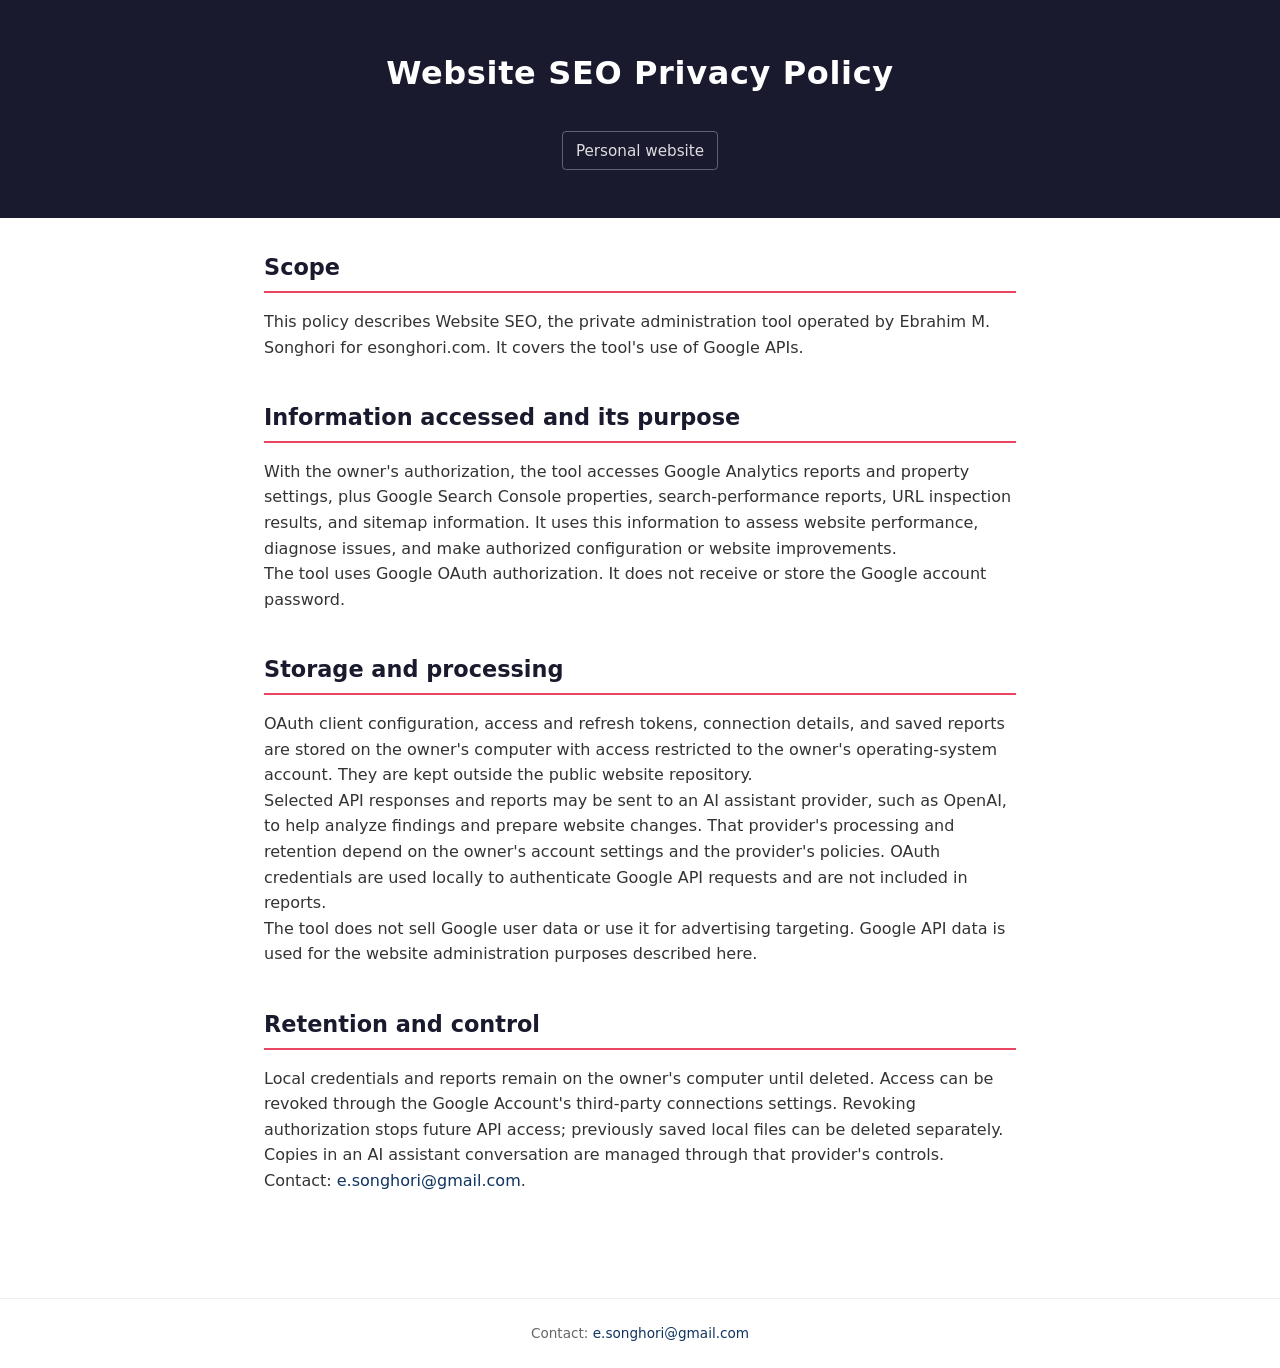
<file: website-seo/privacy.html>
<!DOCTYPE html>
<html lang="en">
<head>
  <meta charset="UTF-8">
  <meta name="viewport" content="width=device-width, initial-scale=1.0">
  <meta name="robots" content="noindex">
  <title>Website SEO Privacy Policy | Ebrahim M. Songhori</title>
  <link rel="stylesheet" href="../style.css">
</head>
<body>
<header>
  <div class="container">
    <h1>Website SEO Privacy Policy</h1>
    <div class="links">
      <a href="https://esonghori.com/">Personal website</a>
    </div>
  </div>
</header>
<main>

  <section>
    <h2>Scope</h2>
    <p>This policy describes Website SEO, the private administration tool operated by Ebrahim M. Songhori for esonghori.com. It covers the tool's use of Google APIs.</p>
  </section>
  <section>
    <h2>Information accessed and its purpose</h2>
    <p>With the owner's authorization, the tool accesses Google Analytics reports and property settings, plus Google Search Console properties, search-performance reports, URL inspection results, and sitemap information. It uses this information to assess website performance, diagnose issues, and make authorized configuration or website improvements.</p>
    <p>The tool uses Google OAuth authorization. It does not receive or store the Google account password.</p>
  </section>
  <section>
    <h2>Storage and processing</h2>
    <p>OAuth client configuration, access and refresh tokens, connection details, and saved reports are stored on the owner's computer with access restricted to the owner's operating-system account. They are kept outside the public website repository.</p>
    <p>Selected API responses and reports may be sent to an AI assistant provider, such as OpenAI, to help analyze findings and prepare website changes. That provider's processing and retention depend on the owner's account settings and the provider's policies. OAuth credentials are used locally to authenticate Google API requests and are not included in reports.</p>
    <p>The tool does not sell Google user data or use it for advertising targeting. Google API data is used for the website administration purposes described here.</p>
  </section>
  <section>
    <h2>Retention and control</h2>
    <p>Local credentials and reports remain on the owner's computer until deleted. Access can be revoked through the Google Account's third-party connections settings. Revoking authorization stops future API access; previously saved local files can be deleted separately. Copies in an AI assistant conversation are managed through that provider's controls.</p>
    <p>Contact: <a href="mailto:e.songhori@gmail.com">e.songhori@gmail.com</a>.</p>
  </section>
</main>
<footer>Contact: <a href="mailto:e.songhori@gmail.com">e.songhori@gmail.com</a></footer>
</body>
</html>
</file>
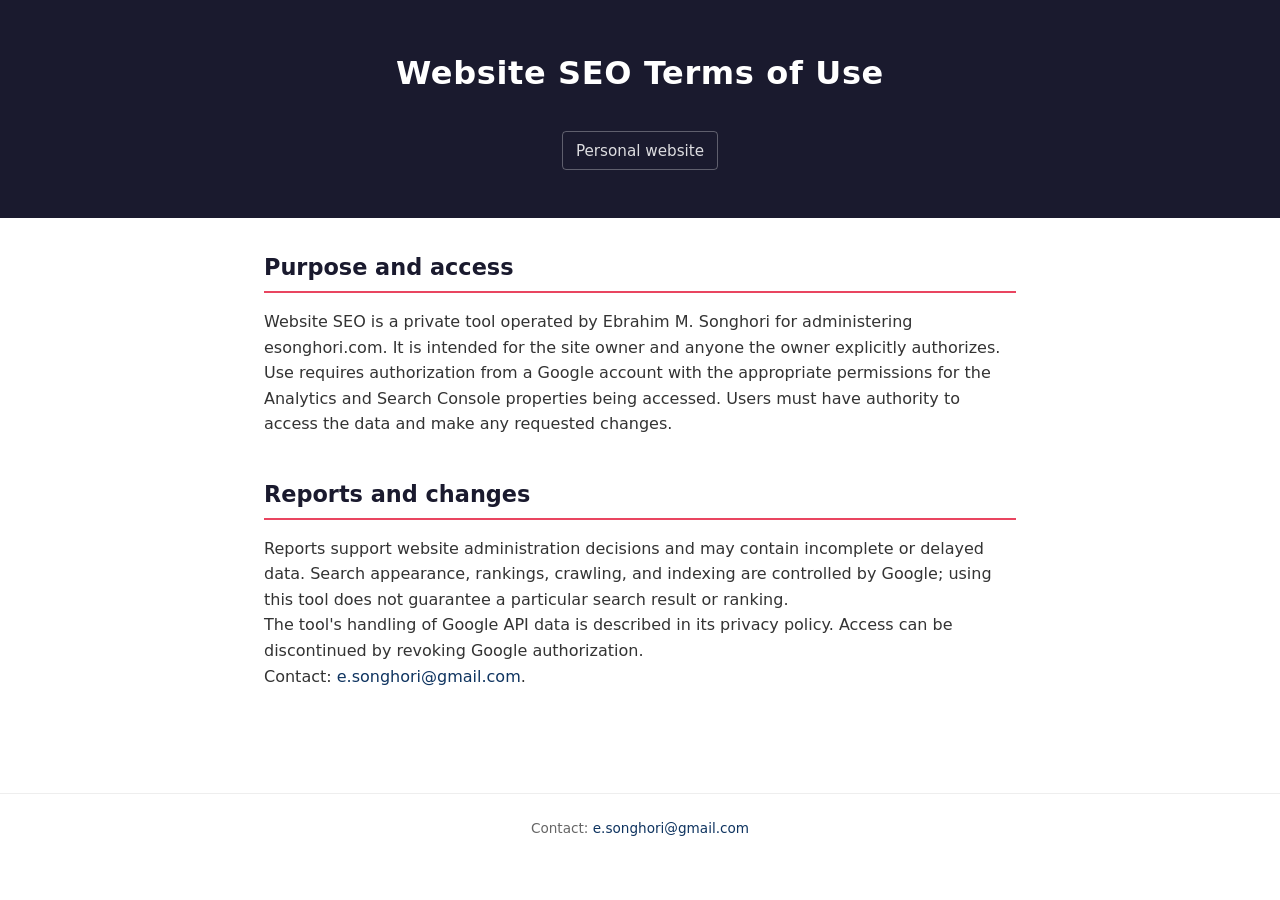
<file: website-seo/terms.html>
<!DOCTYPE html>
<html lang="en">
<head>
  <meta charset="UTF-8">
  <meta name="viewport" content="width=device-width, initial-scale=1.0">
  <meta name="robots" content="noindex">
  <title>Website SEO Terms of Use | Ebrahim M. Songhori</title>
  <link rel="stylesheet" href="../style.css">
</head>
<body>
<header>
  <div class="container">
    <h1>Website SEO Terms of Use</h1>
    <div class="links">
      <a href="https://esonghori.com/">Personal website</a>
    </div>
  </div>
</header>
<main>

  <section>
    <h2>Purpose and access</h2>
    <p>Website SEO is a private tool operated by Ebrahim M. Songhori for administering esonghori.com. It is intended for the site owner and anyone the owner explicitly authorizes.</p>
    <p>Use requires authorization from a Google account with the appropriate permissions for the Analytics and Search Console properties being accessed. Users must have authority to access the data and make any requested changes.</p>
  </section>
  <section>
    <h2>Reports and changes</h2>
    <p>Reports support website administration decisions and may contain incomplete or delayed data. Search appearance, rankings, crawling, and indexing are controlled by Google; using this tool does not guarantee a particular search result or ranking.</p>
    <p>The tool's handling of Google API data is described in its privacy policy. Access can be discontinued by revoking Google authorization.</p>
    <p>Contact: <a href="mailto:e.songhori@gmail.com">e.songhori@gmail.com</a>.</p>
  </section>
</main>
<footer>Contact: <a href="mailto:e.songhori@gmail.com">e.songhori@gmail.com</a></footer>
</body>
</html>
</file>
<file: style.css>
:root {
  --primary: #1a1a2e;
  --accent: #0f3460;
  --highlight: #e94560;
  --light: #f5f5f5;
  --text: #333;
  --text-light: #666;
  --max-width: 800px;
}

* {
  margin: 0;
  padding: 0;
  box-sizing: border-box;
}

body {
  font-family: "Segoe UI", system-ui, -apple-system, sans-serif;
  color: var(--text);
  line-height: 1.6;
  background: #fff;
}

a {
  color: var(--accent);
  text-decoration: none;
}

a:hover {
  color: var(--highlight);
}

/* Header / Hero */
header {
  background: var(--primary);
  color: #fff;
  padding: 3rem 1.5rem;
  text-align: center;
}

header .container {
  max-width: var(--max-width);
  margin: 0 auto;
  display: flex;
  flex-direction: column;
  align-items: center;
  gap: 1.5rem;
}

/* Photo Gallery */
.photo-gallery {
  display: flex;
  align-items: center;
  justify-content: center;
  gap: 0.8rem;
  margin-top: 1.2rem;
}

.photo-gallery.single .photo-nav {
  visibility: hidden;
}

.photo-frame {
  text-align: center;
}

.photo-nav {
  background: none;
  border: 1px solid #ccc;
  border-radius: 50%;
  width: 36px;
  height: 36px;
  font-size: 1.4rem;
  color: var(--text-light);
  cursor: pointer;
  flex-shrink: 0;
  display: flex;
  align-items: center;
  justify-content: center;
  transition: background 0.2s, color 0.2s;
}

.photo-nav:hover {
  background: var(--light);
  color: var(--primary);
}

.profile-photo {
  display: block;
  width: 100%;
  max-width: 360px;
  border-radius: 8px;
  object-fit: cover;
  border: 3px solid var(--accent);
  box-shadow: 0 2px 12px rgba(0, 0, 0, 0.12);
}

header h1 {
  font-size: 2rem;
  font-weight: 700;
  letter-spacing: 0.02em;
}

header .tagline {
  font-size: 1.1rem;
  color: rgba(255, 255, 255, 0.8);
  max-width: 600px;
}

header .tagline a {
  color: #fff;
  text-decoration: underline;
  text-underline-offset: 2px;
}

header .tagline a:hover {
  color: var(--highlight);
}

.links {
  display: flex;
  gap: 1.2rem;
  flex-wrap: wrap;
  justify-content: center;
  margin-top: 0.5rem;
}

.links a {
  color: rgba(255, 255, 255, 0.85);
  font-size: 0.95rem;
  padding: 0.4rem 0.8rem;
  border: 1px solid rgba(255, 255, 255, 0.3);
  border-radius: 4px;
  transition: background 0.2s, color 0.2s;
}

.links a:hover {
  background: rgba(255, 255, 255, 0.15);
  color: #fff;
}

/* Main Content */
main {
  max-width: var(--max-width);
  margin: 0 auto;
  padding: 2rem 1.5rem 4rem;
}

section {
  margin-bottom: 2.5rem;
}

section h2 {
  font-size: 1.4rem;
  color: var(--primary);
  border-bottom: 2px solid var(--highlight);
  padding-bottom: 0.3rem;
  margin-bottom: 1rem;
}

.photo-caption {
  text-align: center;
  font-size: 0.85rem;
  color: var(--text-light);
  font-style: italic;
  margin-top: 0.4rem;
}

/* About */
.about p {
  color: var(--text-light);
  font-size: 1rem;
}

/* Experience */
.job {
  margin-bottom: 1.2rem;
}

.job-header {
  display: flex;
  justify-content: space-between;
  align-items: baseline;
  flex-wrap: wrap;
  gap: 0.5rem;
}

.job-title {
  font-weight: 600;
  font-size: 1.05rem;
}

.job-date {
  color: var(--text-light);
  font-size: 0.9rem;
  white-space: nowrap;
}

.job p {
  color: var(--text-light);
  font-size: 0.95rem;
  margin-top: 0.2rem;
}

/* Education */
.edu-item {
  margin-bottom: 1rem;
}

.edu-item .degree {
  font-weight: 600;
}

.edu-item .school {
  color: var(--text-light);
  font-size: 0.95rem;
}

/* Publications */
.pub-list {
  list-style: none;
}

.pub-list li {
  margin-bottom: 0.8rem;
  font-size: 0.95rem;
  color: var(--text-light);
  padding-left: 1rem;
  position: relative;
}

.pub-list li::before {
  content: "\2022";
  position: absolute;
  left: 0;
  color: var(--highlight);
}

.pub-list .me {
  font-weight: 600;
  color: var(--text);
}

/* Awards */
.award {
  margin-bottom: 0.6rem;
}

.award strong {
  color: var(--text);
}

.award span {
  color: var(--text-light);
  font-size: 0.95rem;
}

/* Content figures */
.fig {
  margin: 1.2rem 0;
  text-align: center;
}

.fig img {
  max-width: 100%;
  height: auto;
  border-radius: 8px;
  border: 1px solid #eee;
}

/* Footer */
footer {
  text-align: center;
  padding: 1.5rem;
  color: var(--text-light);
  font-size: 0.85rem;
  border-top: 1px solid #eee;
}

/* Responsive */
@media (max-width: 600px) {
  header {
    padding: 2rem 1rem;
  }
  header h1 {
    font-size: 1.6rem;
  }
  .profile-photo {
    max-width: 280px;
  }
  .job-header {
    flex-direction: column;
    gap: 0.1rem;
  }
}
</file>
